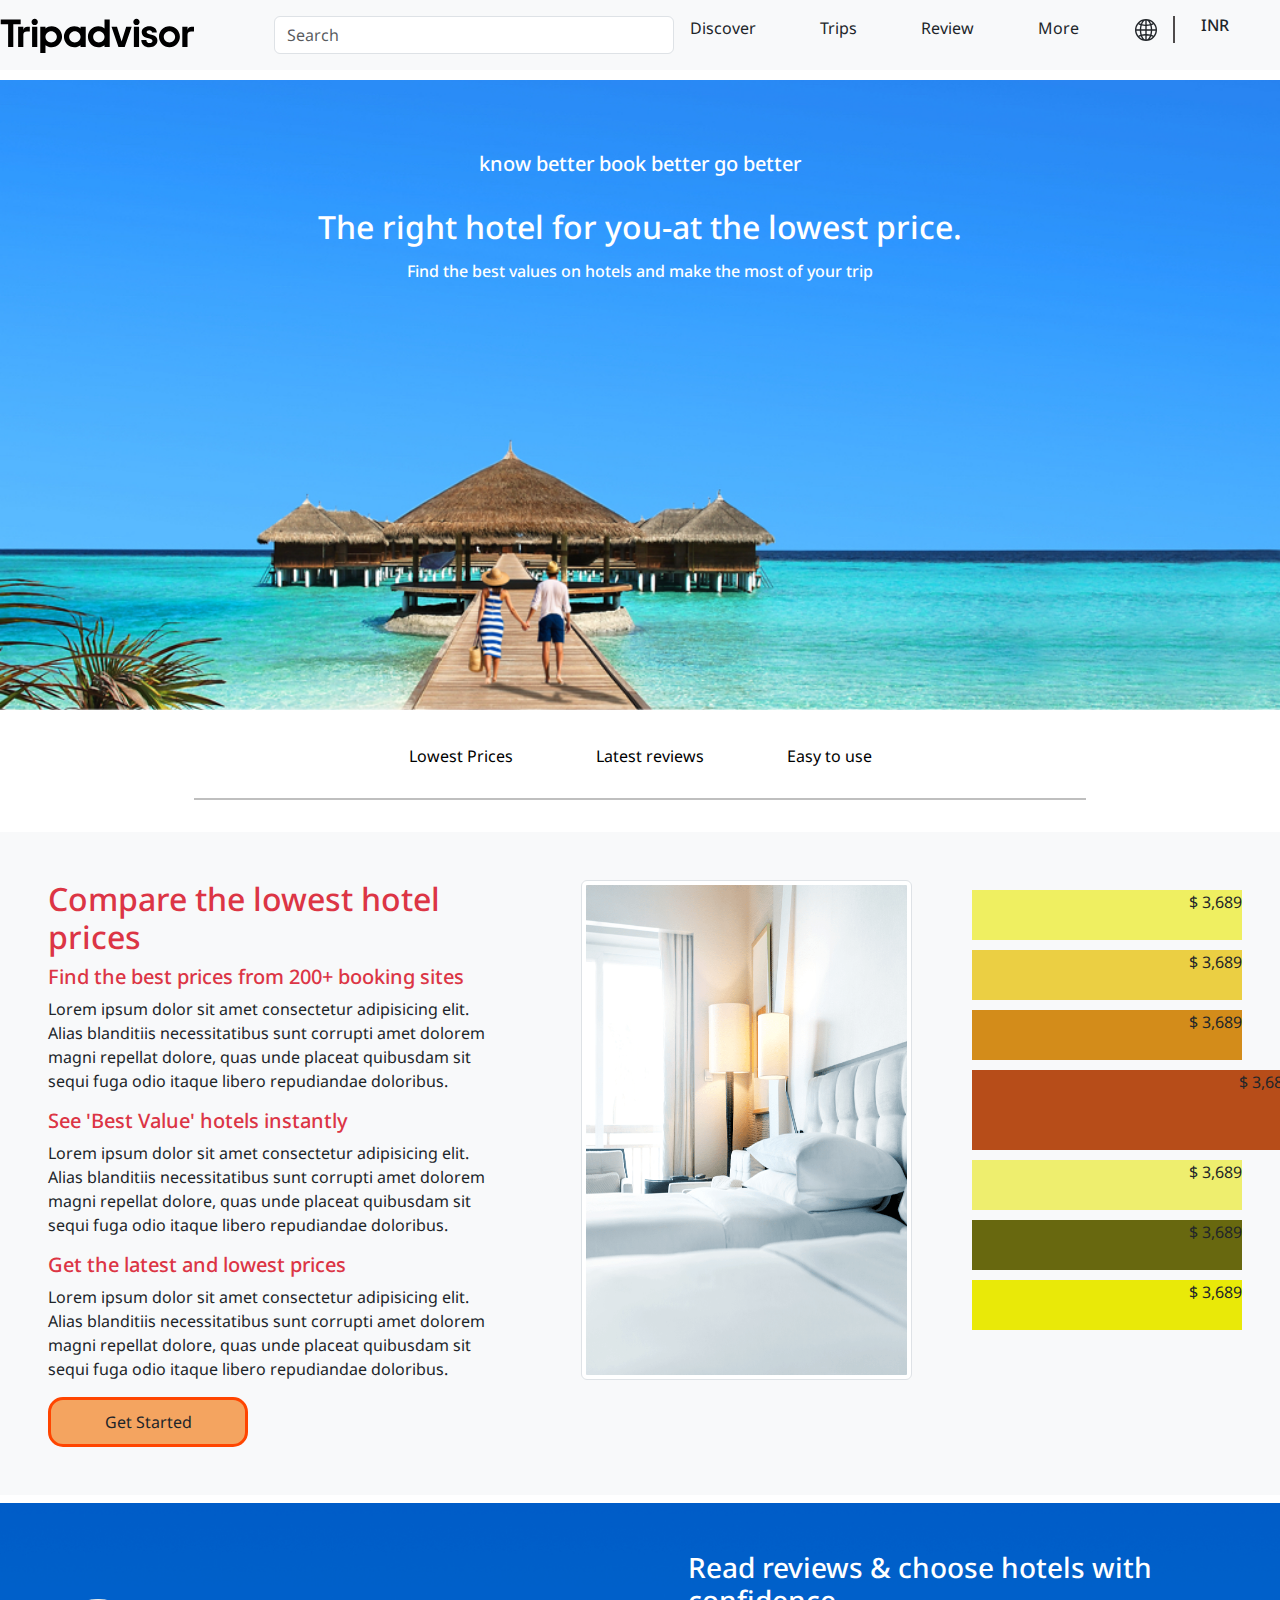
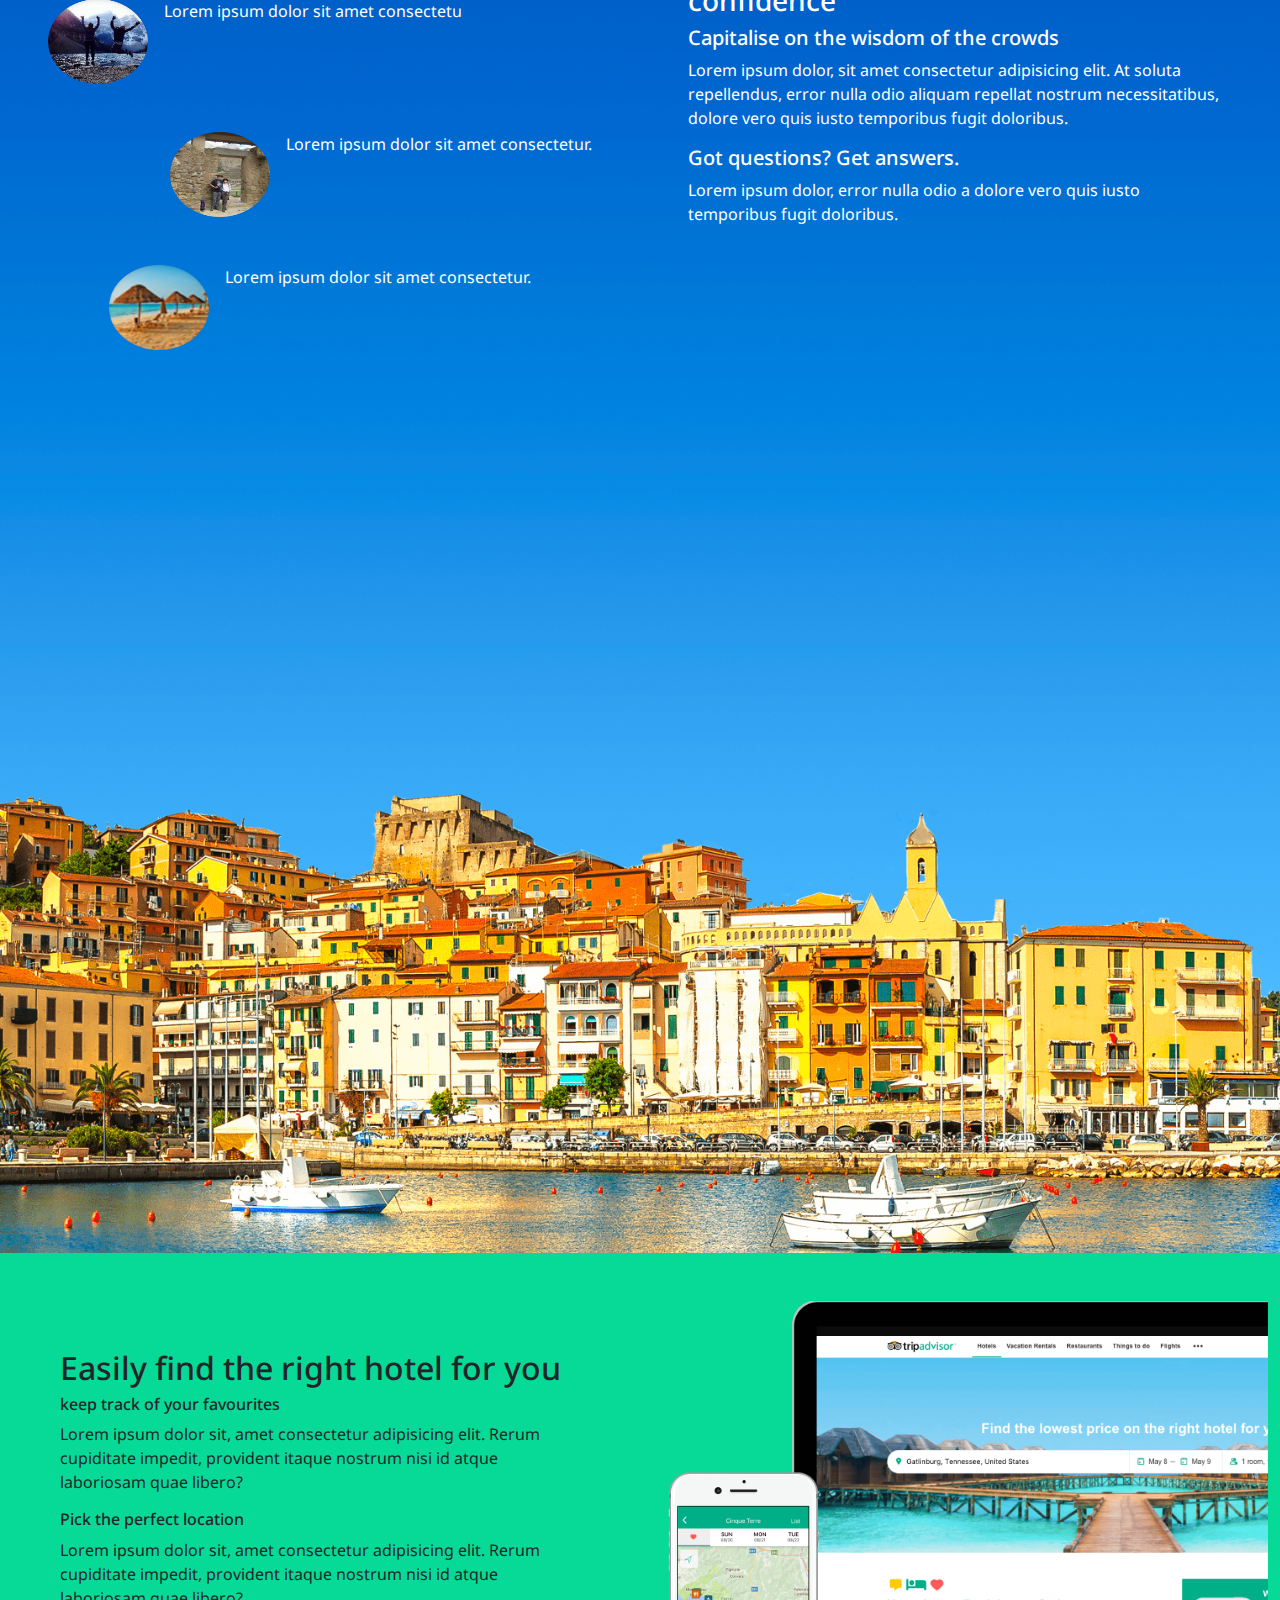
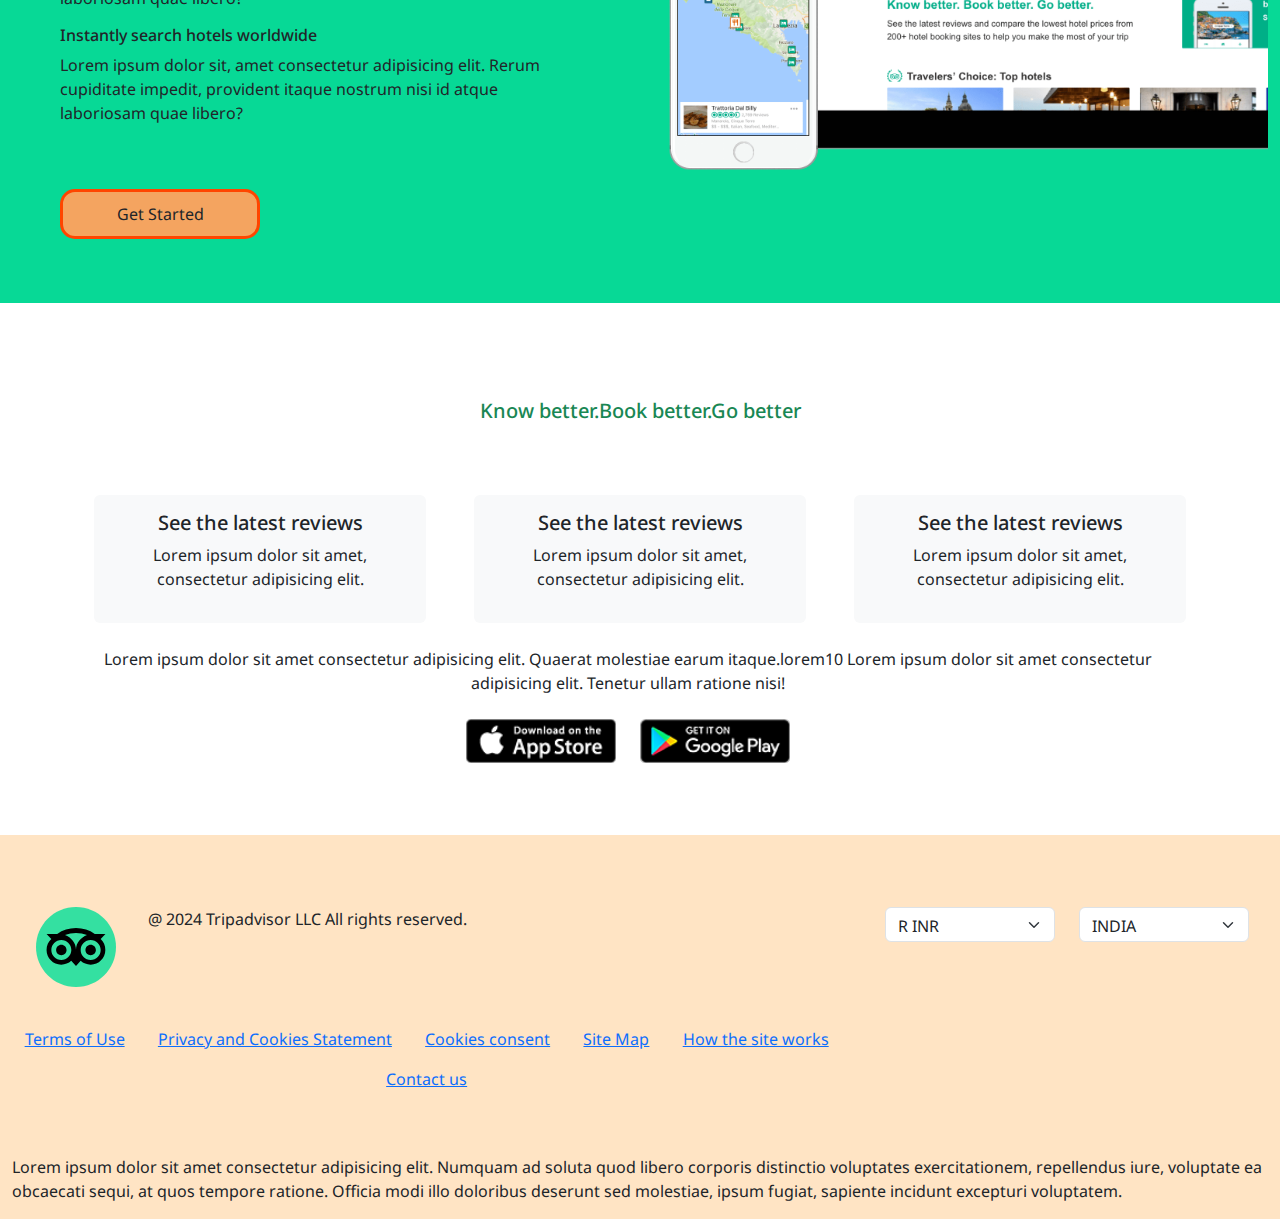
<file: index.html>
<!doctype html>
<html lang="en">
  <head>
    <meta charset="utf-8">
    <meta name="viewport" content="width=device-width, initial-scale=1">
    <title>Bootstrap demo</title>
    <link href="https://cdn.jsdelivr.net/npm/bootstrap@5.3.3/dist/css/bootstrap.min.css" rel="stylesheet" integrity="sha384-QWTKZyjpPEjISv5WaRU9OFeRpok6YctnYmDr5pNlyT2bRjXh0JMhjY6hW+ALEwIH" crossorigin="anonymous">
    <link rel="stylesheet" href="style.css">
  </head>
  <body>
   


  <!-- USING NAVBAR START HERE -->
  <div class="container mb-5">
    <div class="row py-3">
        <div class="col">
            <nav class="navbar fixed-top navbar-expand-xl navbar-light bg-light justify-content-center">
                <!-- <a href="#" class="navbar-brand text-white">YAHOO BABA</a> -->
                <div class="logo" style="margin-left: 7%;">
                  <img src="/images/log-one.svg" alt="" width="250" height="auto">
                </div>
                <button class="navbar-toggler mx-5" data-toggle="collapse" data-target="#mynavbar">
                    <span class="navbar-toggler-icon"></span>

                </button>
                <div class="collapse navbar-collapse" id="mynavbar">
                    
                <ul class="navbar-nav distance-left ">
                    <form class="form-inline pt-1 mt-1" action="">
                        <input type="search" class="form-control mr-sm-2 input-area" placeholder="Search">
                    </form>
                    <li class="nav-item"><a href="discover.html" class="nav-link text-dark ms-5 ps-5">Discover</a></li>
                    <li class="nav-item"><a href="trips.html" class="nav-link text-dark ms-5">Trips</a></li>
                    <li class="nav-item"><a href="review.html" class="nav-link text-dark ms-5">Review</a></li>
                    <li class="nav-item"><a href="addplace.html" class="nav-link text-dark ms-5">More</a></li>
                    <!-- <li class="nav-item"><a href="#" class="nav-link text-white">Blogs</a></li> -->
                    <div class="eart-icon my-2 mx-2 ms-5">
                      <i class="bi bi-globe2"></i>
                      <svg xmlns="http://www.w3.org/2000/svg" width="22" height="22" fill="currentColor" class="bi bi-globe2" viewBox="0 0 16 16">
                        <path d="M0 8a8 8 0 1 1 16 0A8 8 0 0 1 0 8m7.5-6.923c-.67.204-1.335.82-1.887 1.855q-.215.403-.395.872c.705.157 1.472.257 2.282.287zM4.249 3.539q.214-.577.481-1.078a7 7 0 0 1 .597-.933A7 7 0 0 0 3.051 3.05q.544.277 1.198.49zM3.509 7.5c.036-1.07.188-2.087.436-3.008a9 9 0 0 1-1.565-.667A6.96 6.96 0 0 0 1.018 7.5zm1.4-2.741a12.3 12.3 0 0 0-.4 2.741H7.5V5.091c-.91-.03-1.783-.145-2.591-.332M8.5 5.09V7.5h2.99a12.3 12.3 0 0 0-.399-2.741c-.808.187-1.681.301-2.591.332zM4.51 8.5c.035.987.176 1.914.399 2.741A13.6 13.6 0 0 1 7.5 10.91V8.5zm3.99 0v2.409c.91.03 1.783.145 2.591.332.223-.827.364-1.754.4-2.741zm-3.282 3.696q.18.469.395.872c.552 1.035 1.218 1.65 1.887 1.855V11.91c-.81.03-1.577.13-2.282.287zm.11 2.276a7 7 0 0 1-.598-.933 9 9 0 0 1-.481-1.079 8.4 8.4 0 0 0-1.198.49 7 7 0 0 0 2.276 1.522zm-1.383-2.964A13.4 13.4 0 0 1 3.508 8.5h-2.49a6.96 6.96 0 0 0 1.362 3.675c.47-.258.995-.482 1.565-.667m6.728 2.964a7 7 0 0 0 2.275-1.521 8.4 8.4 0 0 0-1.197-.49 9 9 0 0 1-.481 1.078 7 7 0 0 1-.597.933M8.5 11.909v3.014c.67-.204 1.335-.82 1.887-1.855q.216-.403.395-.872A12.6 12.6 0 0 0 8.5 11.91zm3.555-.401c.57.185 1.095.409 1.565.667A6.96 6.96 0 0 0 14.982 8.5h-2.49a13.4 13.4 0 0 1-.437 3.008M14.982 7.5a6.96 6.96 0 0 0-1.362-3.675c-.47.258-.995.482-1.565.667.248.92.4 1.938.437 3.008zM11.27 2.461q.266.502.482 1.078a8.4 8.4 0 0 0 1.196-.49 7 7 0 0 0-2.275-1.52c.218.283.418.597.597.932m-.488 1.343a8 8 0 0 0-.395-.872C9.835 1.897 9.17 1.282 8.5 1.077V4.09c.81-.03 1.577-.13 2.282-.287z"/>
                      </svg>
                    </div>
                    <div class="vertical-line my-2 mx-2"></div>
                    <h6 class="my-2 "><a href="#" class="text-decoration-none text-dark ms-2">INR</a></h6>
                    <button class="sign-button mx-5 ms-5 ">
                        <a href="#" class="text-decoration-none text-white">Sign in</a>
                    </button>
                </ul>
                

                </div>


            </nav>
        </div> 
    </div>
   </div>
   <!-- USING NAVBAR END HERE -->

<!-- USING HEADER START HERE -->
 <header>
  <div class="container-fluid bck-imgi">
    <div class="row">
      <div class="col-md">
    <h5 class="h5 text-white text-center p-4 mt-5">know better   book better  go better </h5>
      </div>
    </div>

    <div class="row">
      <div class="col-md">
        <h2 class="bold-head text-white text-center">The right hotel for you-at the lowest price.</h2>
      </div>
    </div>

    <div class="row">
      <div class="co-md">
        <h6 class="small-head text-white text-center p-2">Find the best values on hotels and make the most of your trip</h6>

      </div>
    </div>

 


  </div>
 </header>

<!-- USING HEADER END HERE -->



  <!-- USING CAPTION START HERE -->
  <caption>
    <div class="container my-4">
      <div class="row justify-content-center">
        <div class="col-md-6 bg-white">
          <nav class="nav justify-content-around">
            <a class="text-center" href="#home">Lowest Prices</a>
            <a class="text-center" href="#about">Latest reviews</a>
            <a class="text-center" href="#services">Easy to use</a>
            
        </nav>
        </div>
      </div>
      <hr class="responsive-line">
     </div>
  </caption>
  <!-- USING CAPTION END HERE -->

  <!-- USING SECTION-ONE START HERE -->
   <section>
    <div class="container-fluid py-2">
      <div class="row ">
        <div class="col-md-5 bg-light p-5">
          <h2 class="h2-head text-danger">Compare the lowest hotel prices</h2>
          <h5 class="h5-con text-danger">
            Find the best prices from 200+ booking sites
          </h5>
          <p class="para">
            Lorem ipsum dolor sit amet consectetur adipisicing elit. Alias blanditiis necessitatibus sunt corrupti amet dolorem magni repellat dolore, quas unde placeat quibusdam sit sequi fuga odio itaque libero repudiandae doloribus.
          </p>

          <h5 class="h5-con text-danger">
            See 'Best Value' hotels instantly
          </h5>

          <p class="para">
            Lorem ipsum dolor sit amet consectetur adipisicing elit. Alias blanditiis necessitatibus sunt corrupti amet dolorem magni repellat dolore, quas unde placeat quibusdam sit sequi fuga odio itaque libero repudiandae doloribus.
          </p>

          <h5 class="h5-con text-danger">
            Get the latest and lowest prices
          </h5>
          <p class="para">
            Lorem ipsum dolor sit amet consectetur adipisicing elit. Alias blanditiis necessitatibus sunt corrupti amet dolorem magni repellat dolore, quas unde placeat quibusdam sit sequi fuga odio itaque libero repudiandae doloribus.
          </p>

          <div class="row">
            <div class="col-md">
              <button class="for-btn"><a class="text-decoration-none text-dark" href="#">Get Started</a></button>
            </div>
           </div>

        
      </div>
      <div class="col-md-4 bg-light p-5 d-none d-lg-block">
        <div class="for-img text-end">
            <img class="img-thumbnail" src="/images/hotel_wide.png" alt="">
          </div>
      </div>


      <div class="col-md-3 bg-light pt-5">
        <div class="row">
          <div class="col d-none d-lg-block">
            <div class="seven-boxes-layer text-end justify-content-start">
              <div class="box-1"> $ 3,689</div>
              <div class="box-2"> $ 3,689</div>
              <div class="box-3"> $ 3,689</div>
              <div class="box-4"> $ 3,689</div>
              <div class="box-5"> $ 3,689</div>
              <div class="box-6"> $ 3,689</div>
              <div class="box-7"> $ 3,689</div>
            </div>
          </div>
        </div>
      </div>

    </div>
    </div>
   </section>
   
  <!-- USING SECTION-ONE END HERE -->




  <!-- USING SECTION-TWO START HERE -->
  <section>
    <div class="container-fluid sec-bck-imgi">
      <div class="row">
        <div class="col-md-6 p-5 mt-5">
          <div class="row gap-5">
            <div class="col-md-12">
              <div class=" d-flex justify-content-start">
                <img src="/images/review1.png" alt="" width="100" height="85">
                <div class="para ms-3 text-white">
                  <p>Lorem ipsum dolor sit amet consectetu</p>
                </div>
              </div>
            </div>

            <div class="col-md-12">
              <div class=" d-flex justify-content-end">
                <img src="/images/review2.png" alt="" width="100" height="85">
                <div class="para ms-3 text-white">
                  <p>
                    Lorem ipsum dolor sit amet consectetur.
                  </p>
                </div>
              </div>
            </div>


            <div class="col-md-12 d-none d-lg-block">
              <div class=" d-flex justify-content-center">
                <img src="/images/review3.png" alt="" width="100" height="85">
                <div class="para ms-3 text-white">
                  <p>
                    Lorem ipsum dolor sit amet consectetur.
                  </p>
                </div>
              </div>
            </div>
          </div>
        </div>


<!-- second column start here -->

        <div class="col-md-6 p-5">
          <div class="row">
            <div class="col">
              <div class="inner-frame">
                <h3 class="h3 head-con text-white">
                  Read reviews & choose hotels with <br>confidence
                </h3>

                <h5 class="head-cont text-white">
                  Capitalise on the wisdom of the crowds
                </h5>

                <p class="head-para text-white">
                  Lorem ipsum dolor, sit amet consectetur adipisicing elit. At soluta repellendus, error nulla odio aliquam repellat nostrum necessitatibus, dolore vero quis iusto temporibus fugit doloribus.
                </p>


                

                <h5 class="head-cont text-white">
                  Got questions? Get answers.
                </h5>

                <p class="head-para text-white">
                  Lorem ipsum dolor,  error nulla odio a dolore vero quis iusto temporibus fugit doloribus.
                </p>
              </div>
            </div>
          </div>

        </div>
        
      </div>
     
  
     </div>
  </section>
  <!-- USING SECTION-TWO END HERE -->


  <!-- USING SECTION-3 START HERE -->
   <section>
    <div class="container-fluid" style="background: rgb(7, 217, 150); height: auto;">
    <div class="row">
      <div class="col-md-6 mt-5 my-3">
        <div class="p-5 para-content">
          <h2 class="h2">
            Easily find the right hotel for you
          </h2>
  
          <h6 class="h6 small-cont">keep track of your favourites</h6>
          <p class="parag">
            Lorem ipsum dolor sit, amet consectetur adipisicing elit. Rerum cupiditate impedit, provident itaque nostrum nisi id atque laboriosam quae libero?
          </p>
  
          <h6 class="h6 small-cont">Pick the perfect location</h6>
          <p class="parag">
            Lorem ipsum dolor sit, amet consectetur adipisicing elit. Rerum cupiditate impedit, provident itaque nostrum nisi id atque laboriosam quae libero?
          </p>
  
          <h6 class="h6 small-cont">Instantly search hotels worldwide</h6>
          <p class="parag">
            Lorem ipsum dolor sit, amet consectetur adipisicing elit. Rerum cupiditate impedit, provident itaque nostrum nisi id atque laboriosam quae libero?
          </p>

          <div class="row">
            <div class="col-md">
              <button class="for-btn mt-5"><a class="text-decoration-none text-dark" href="#">Get Started</a></button>
            </div>
           </div>
        </div>
      </div>



<!-- second md column start here -->
      <div class="col-md-6 mt-5 my-3">
        <div class="text-end">
          <img src="/images/screen_optimized.png" width="600" height="600" class="img-fluid">
        </div>
      </div>
    </div>

    </div>
   </section>
  <!-- USING SECTION-3 END HERE -->




  <!-- USING SECTION-4 START HERE -->
   <section>
    <div class="container-fluid bg-white py-5">
      <div class="row">
        <div class="col-md-12 bg-white">
          <div class="container px-4">
            <h5 class="h5-head text-success text-center my-5">Know better.Book better.Go better</h5>
            <div class="row gx-5">
              <div class="col">
               <div class="p-3 bg-light my-4 rounded">
                <div class="justify-content-center">
                  <div class="text-center">
                    <h5 class="h5">See the latest reviews</h5>
                    <p class="para">
                      Lorem ipsum dolor sit amet, consectetur adipisicing elit.
                    </p>
                  </div>
                  
                </div>

               </div>
              </div>


              <div class="col">
                <div class="p-3 bg-light my-4 rounded">
                  <div class="text-center">
                    <h5 class="h5">See the latest reviews</h5>
                    <p class="para">
                      Lorem ipsum dolor sit amet, consectetur adipisicing elit.
                    </p>
                  </div>
                </div>
              </div>


              <div class="col">
                <div class="p-3 bg-light my-4 rounded">
                  <div class="text-center">
                    <h5 class="h5">See the latest reviews</h5>
                    <p class="para">
                      Lorem ipsum dolor sit amet, consectetur adipisicing elit.
                    </p>
                  </div>
                </div>
              </div>

              <div class="row">
                <div class="col-md-12 text-center">
                  Lorem ipsum dolor sit amet consectetur adipisicing elit. Quaerat molestiae earum itaque.lorem10
                  Lorem ipsum dolor sit amet consectetur adipisicing elit. Tenetur ullam ratione nisi!
                </div>
              </div>

              <div class="row">
                <div class="col-md-12">
                  <div class="d-flex flex-wrap gap-3 justify-content-center my-4">
                    <img src="/images/apple.png" width="150" height="80" class="img-fluid">
                    <img src="/images/android.png" width="150" height="80" class="img-fluid ms-2">

                  </div>
                </div>
              </div>


            </div>
          </div>

        </div>
      </div>

    </div>
   </section>

  <!-- USING SECTION-4 END HERE -->

  <!-- USING FOOTER START HERE -->
 <footer>
  <div class="container-fluid" style="background: bisque; height: auto;">
    <div class="row">
      <div class="col-md-8 my-5 bg-default">
        <div class="d-flex p-4 justify-content-start">
          <div class="logo-green">
            <img src="/images/Tripadvisor_logoset_solid_green.svg" width="80" height="80">
          </div>
          <div class="copyright-imgi ms-2">
            <p class="ms-4">@ 2024 Tripadvisor LLC All rights reserved.</p><br>
          </div>
        </div>

        <div class="row">
          <div class="col-md-12 p-3">
            <div class="d-flex flex-wrap gap-3 justify-content-around">
              <a href="#">Terms of Use</a>
              <a href="#">Privacy and Cookies Statement</a>
              <a href="#">Cookies consent</a>
              <a href="#">Site Map</a>
              <a href="#">How the site works</a>
              <a href="#">Contact us</a>
            </div>
          </div>
        </div>

      </div>


      <div class="col-md-4 my-5 bg-default">
        <div class="row">
          <div class="col-md">
            <div class="d-flex flex-wrap gap-4 justify-content-center mt-4">
              <select class="form-select form-select-one" aria-label="Default select example">
                <option selected>R INR</option>
                <option value="1">One</option>
                <option value="2">Two</option>
                <option value="3">Three</option>
              </select>
  
  
              <select class="form-select form-select-one" aria-label="Default select example">
                <option selected>INDIA</option>
                <option value="1">One</option>
                <option value="2">Two</option>
                <option value="3">Three</option>
              </select>
            </div>
        
            
          </div>
        </div>
      </div>
    </div>

    <div class="row">
      <div class="col-md-12">
        <p>Lorem ipsum dolor sit amet consectetur adipisicing elit. Numquam ad soluta quod libero corporis distinctio voluptates exercitationem, repellendus iure, voluptate ea obcaecati sequi, at quos tempore ratione. Officia modi illo doloribus deserunt sed molestiae, ipsum fugiat, sapiente incidunt excepturi voluptatem.</p>
      </div>
    </div>
 

   </div>
 </footer>
  <!-- USING FOOTER END HERE -->
    
    <script src="https://cdn.jsdelivr.net/npm/bootstrap@5.3.3/dist/js/bootstrap.bundle.min.js" integrity="sha384-YvpcrYf0tY3lHB60NNkmXc5s9fDVZLESaAA55NDzOxhy9GkcIdslK1eN7N6jIeHz" crossorigin="anonymous"></script>
  </body>
</html>
</file>
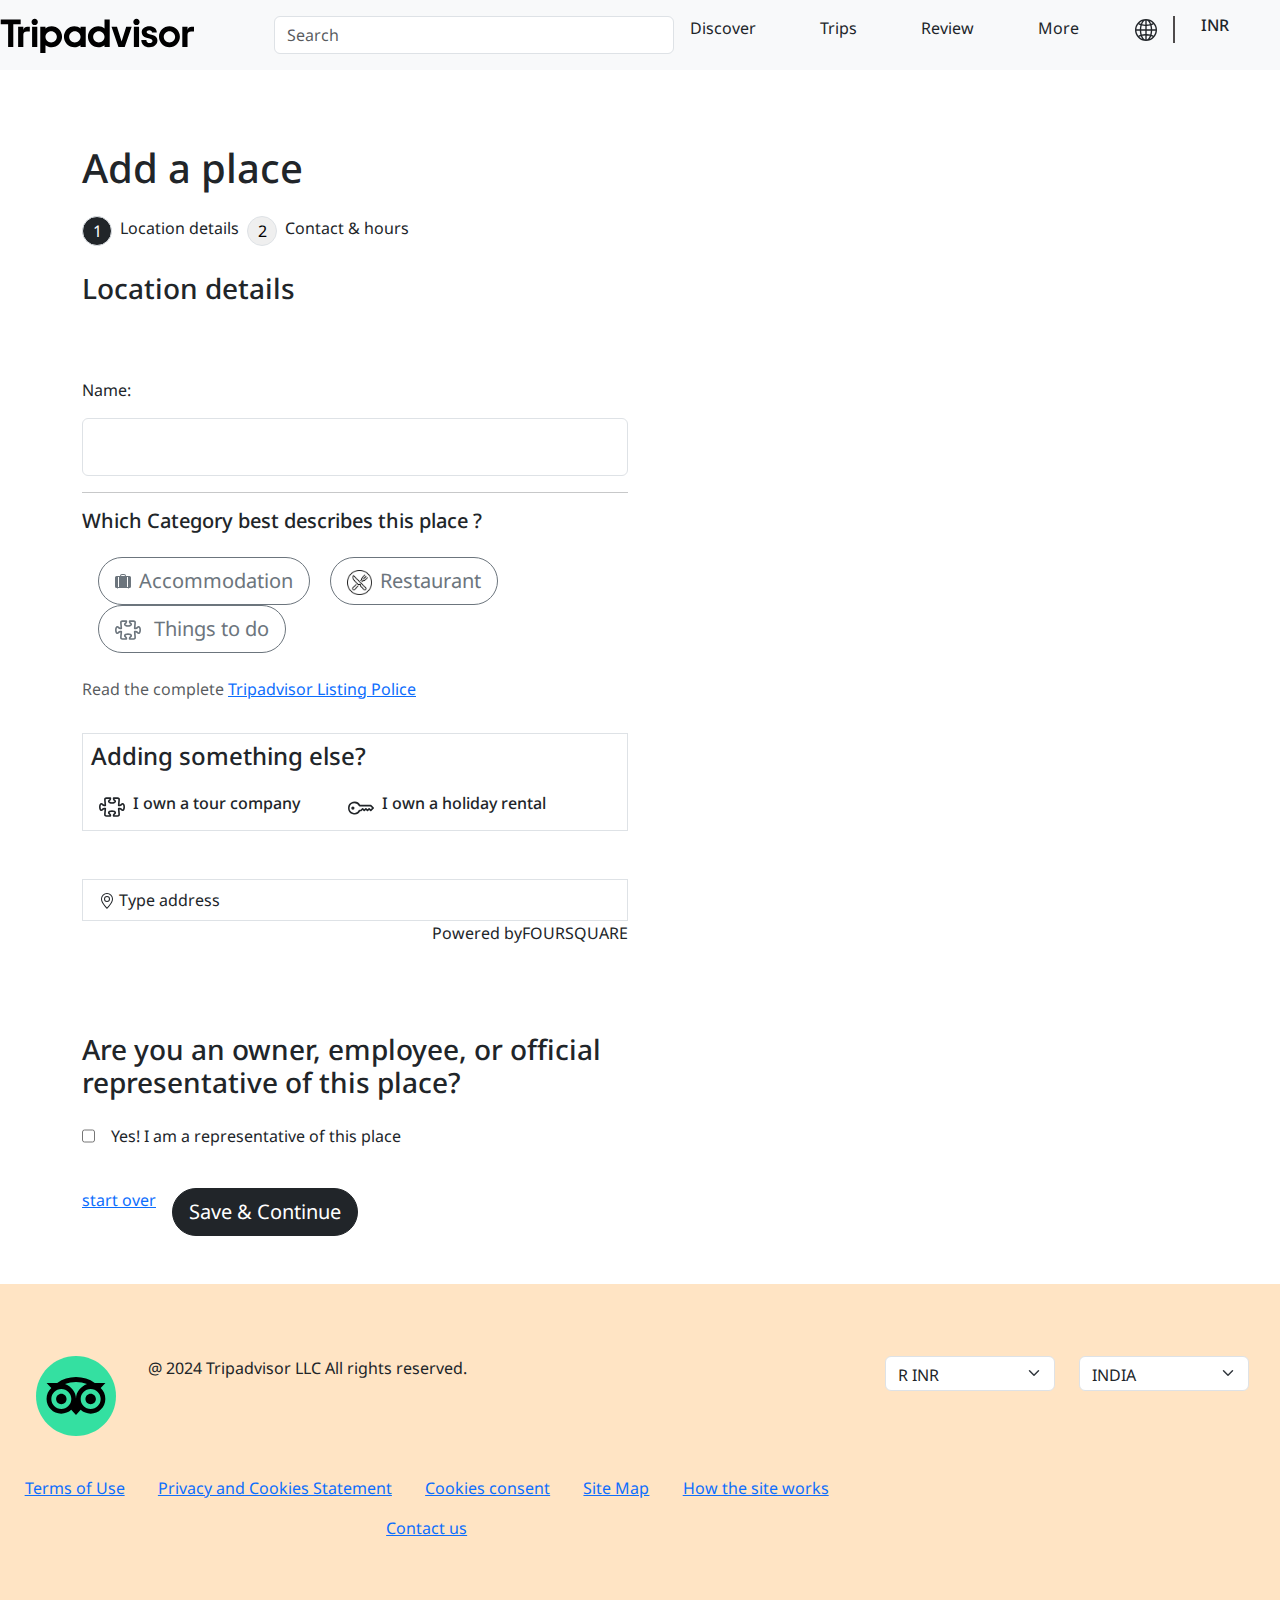
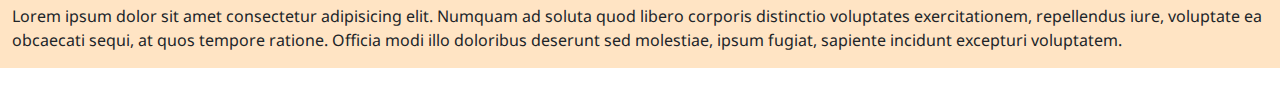
<file: addplace.html>
<!doctype html>
<html lang="en">
  <head>
    <meta charset="utf-8">
    <meta name="viewport" content="width=device-width, initial-scale=1">
    <title>Bootstrap demo</title>
    <link href="https://cdn.jsdelivr.net/npm/bootstrap@5.3.3/dist/css/bootstrap.min.css" rel="stylesheet" integrity="sha384-QWTKZyjpPEjISv5WaRU9OFeRpok6YctnYmDr5pNlyT2bRjXh0JMhjY6hW+ALEwIH" crossorigin="anonymous">
    <link rel="stylesheet" href="style.css">
    <script src="/javascript/first.js"></script>
  </head>
  <body>
    <!-- USING NAVBAR START HERE -->
  <div class="container mb-5">
    <div class="row py-3">
        <div class="col">
            <nav class="navbar fixed-top navbar-expand-xl navbar-light bg-light justify-content-center">
                <!-- <a href="#" class="navbar-brand text-white">YAHOO BABA</a> -->
                <div class="logo" style="margin-left: 7%;">
                  <img src="/images/log-one.svg" alt="" width="250" height="auto">
                </div>
                <button class="navbar-toggler mx-5" data-toggle="collapse" data-target="#mynavbar">
                    <span class="navbar-toggler-icon"></span>

                </button>
                <div class="collapse navbar-collapse" id="mynavbar">
                    
                <ul class="navbar-nav distance-left ">
                    <form class="form-inline pt-1 mt-1" action="">
                        <input type="search" class="form-control mr-sm-2 input-area" placeholder="Search">
                    </form>
                    <li class="nav-item"><a href="discover.html" class="nav-link text-dark ms-5 ps-5">Discover</a></li>
                    <li class="nav-item"><a href="trips.html" class="nav-link text-dark ms-5">Trips</a></li>
                    <li class="nav-item"><a href="review.html" class="nav-link text-dark ms-5">Review</a></li>
                    <li class="nav-item"><a href="travelstories.html" class="nav-link text-dark ms-5">More</a></li>
                    <!-- <li class="nav-item"><a href="#" class="nav-link text-white">Blogs</a></li> -->
                    <div class="eart-icon my-2 mx-2 ms-5">
                      <i class="bi bi-globe2"></i>
                      <svg xmlns="http://www.w3.org/2000/svg" width="22" height="22" fill="currentColor" class="bi bi-globe2" viewBox="0 0 16 16">
                        <path d="M0 8a8 8 0 1 1 16 0A8 8 0 0 1 0 8m7.5-6.923c-.67.204-1.335.82-1.887 1.855q-.215.403-.395.872c.705.157 1.472.257 2.282.287zM4.249 3.539q.214-.577.481-1.078a7 7 0 0 1 .597-.933A7 7 0 0 0 3.051 3.05q.544.277 1.198.49zM3.509 7.5c.036-1.07.188-2.087.436-3.008a9 9 0 0 1-1.565-.667A6.96 6.96 0 0 0 1.018 7.5zm1.4-2.741a12.3 12.3 0 0 0-.4 2.741H7.5V5.091c-.91-.03-1.783-.145-2.591-.332M8.5 5.09V7.5h2.99a12.3 12.3 0 0 0-.399-2.741c-.808.187-1.681.301-2.591.332zM4.51 8.5c.035.987.176 1.914.399 2.741A13.6 13.6 0 0 1 7.5 10.91V8.5zm3.99 0v2.409c.91.03 1.783.145 2.591.332.223-.827.364-1.754.4-2.741zm-3.282 3.696q.18.469.395.872c.552 1.035 1.218 1.65 1.887 1.855V11.91c-.81.03-1.577.13-2.282.287zm.11 2.276a7 7 0 0 1-.598-.933 9 9 0 0 1-.481-1.079 8.4 8.4 0 0 0-1.198.49 7 7 0 0 0 2.276 1.522zm-1.383-2.964A13.4 13.4 0 0 1 3.508 8.5h-2.49a6.96 6.96 0 0 0 1.362 3.675c.47-.258.995-.482 1.565-.667m6.728 2.964a7 7 0 0 0 2.275-1.521 8.4 8.4 0 0 0-1.197-.49 9 9 0 0 1-.481 1.078 7 7 0 0 1-.597.933M8.5 11.909v3.014c.67-.204 1.335-.82 1.887-1.855q.216-.403.395-.872A12.6 12.6 0 0 0 8.5 11.91zm3.555-.401c.57.185 1.095.409 1.565.667A6.96 6.96 0 0 0 14.982 8.5h-2.49a13.4 13.4 0 0 1-.437 3.008M14.982 7.5a6.96 6.96 0 0 0-1.362-3.675c-.47.258-.995.482-1.565.667.248.92.4 1.938.437 3.008zM11.27 2.461q.266.502.482 1.078a8.4 8.4 0 0 0 1.196-.49 7 7 0 0 0-2.275-1.52c.218.283.418.597.597.932m-.488 1.343a8 8 0 0 0-.395-.872C9.835 1.897 9.17 1.282 8.5 1.077V4.09c.81-.03 1.577-.13 2.282-.287z"/>
                      </svg>
                    </div>
                    <div class="vertical-line my-2 mx-2"></div>
                    <h6 class="my-2 "><a href="#" class="text-decoration-none text-dark ms-2">INR</a></h6>
                    <button class="sign-button mx-5 ms-5 ">
                        <a href="#" class="text-decoration-none text-white">Sign in</a>
                    </button>
                </ul>
                

                </div>


            </nav>
        </div> 
    </div>
   </div>
   <!-- USING NAVBAR END HERE -->


   <!-- USING HEADER START HERE -->
    <header class="mt-5 pt-3">
        <div class="container">
            <div class="row">
                <div class="col-md-6 bg-default py-5">
                    <h1 class="top-heading">Add a place</h1>
                    <div class="d-flex mt-4 mb-3">
                        <button class="div-circle border border-1 rounded-pill bg-dark text-white" style="width: 30px; height: 30px;">1</button>
                        <p class="ms-2">Location details</p>

                        <button class="div-circle border border-1 rounded-pill ms-2" style="width: 30px; height: 30px;"">2</button>
                        <p class="ms-2">Contact & hours</p>
                    </div>

                    <div class="h3-head">
                        <h3>Location details</h3>
                    </div>
                </div>
                <div class="col-md-6 bg-default"></div>
            </div>



            <!-- second row start here -->
             <div class="row">
                <div class="col-md-6 mt-3 mb-3">
                    <form action="ghb">
                        <label for="f">Name:</label><br>
                        <input class="w-100 h-auto border border-muted py-3 mt-3 rounded" type="text" id="name" name="fn" value="" >
                    </form>

                    <hr>

                    <p class="h5 mt-3">Which Category best describes this place ?</p>


                    <div class="mt-4 gap-3 gy-3">
                        <button class="btn btn-outline-secondary btn-lg rounded-pill ms-3"><span class="icon-symbol me-2"><i class="bi bi-suitcase-lg-fill"></i><svg xmlns="http://www.w3.org/2000/svg" width="16" height="16" fill="currentColor" class="bi bi-suitcase-lg-fill" viewBox="0 0 16 16">
                            <path d="M7 0a2 2 0 0 0-2 2H1.5A1.5 1.5 0 0 0 0 3.5v9A1.5 1.5 0 0 0 1.5 14H2a.5.5 0 0 0 1 0h10a.5.5 0 0 0 1 0h.5a1.5 1.5 0 0 0 1.5-1.5v-9A1.5 1.5 0 0 0 14.5 2H11a2 2 0 0 0-2-2zM6 2a1 1 0 0 1 1-1h2a1 1 0 0 1 1 1zM3 13V3h1v10zm9 0V3h1v10z"/>
                          </svg></span>Accommodation</button>



                        <button class="btn btn-outline-secondary btn-lg rounded-pill ms-3"> <span class="icon-symbol me-2"><img src="/images/Restaurant-Logo.png" width="25" height="25"></span>Restaurant</button>



                        <button class="btn btn-outline-secondary btn-lg rounded-pill ms-3"> <span class="icon-symbol me-2">
                            <i class="bi bi-puzzle"></i>
                            <svg xmlns="http://www.w3.org/2000/svg" width="26" height="26" fill="currentColor" class="bi bi-puzzle" viewBox="0 0 16 16">
                            <path d="M3.112 3.645A1.5 1.5 0 0 1 4.605 2H7a.5.5 0 0 1 .5.5v.382c0 .696-.497 1.182-.872 1.469a.5.5 0 0 0-.115.118l-.012.025L6.5 4.5v.003l.003.01q.005.015.036.053a.9.9 0 0 0 .27.194C7.09 4.9 7.51 5 8 5c.492 0 .912-.1 1.19-.24a.9.9 0 0 0 .271-.194.2.2 0 0 0 .039-.063v-.009l-.012-.025a.5.5 0 0 0-.115-.118c-.375-.287-.872-.773-.872-1.469V2.5A.5.5 0 0 1 9 2h2.395a1.5 1.5 0 0 1 1.493 1.645L12.645 6.5h.237c.195 0 .42-.147.675-.48.21-.274.528-.52.943-.52.568 0 .947.447 1.154.862C15.877 6.807 16 7.387 16 8s-.123 1.193-.346 1.638c-.207.415-.586.862-1.154.862-.415 0-.733-.246-.943-.52-.255-.333-.48-.48-.675-.48h-.237l.243 2.855A1.5 1.5 0 0 1 11.395 14H9a.5.5 0 0 1-.5-.5v-.382c0-.696.497-1.182.872-1.469a.5.5 0 0 0 .115-.118l.012-.025.001-.006v-.003a.2.2 0 0 0-.039-.064.9.9 0 0 0-.27-.193C8.91 11.1 8.49 11 8 11s-.912.1-1.19.24a.9.9 0 0 0-.271.194.2.2 0 0 0-.039.063v.003l.001.006.012.025c.016.027.05.068.115.118.375.287.872.773.872 1.469v.382a.5.5 0 0 1-.5.5H4.605a1.5 1.5 0 0 1-1.493-1.645L3.356 9.5h-.238c-.195 0-.42.147-.675.48-.21.274-.528.52-.943.52-.568 0-.947-.447-1.154-.862C.123 9.193 0 8.613 0 8s.123-1.193.346-1.638C.553 5.947.932 5.5 1.5 5.5c.415 0 .733.246.943.52.255.333.48.48.675.48h.238zM4.605 3a.5.5 0 0 0-.498.55l.001.007.29 3.4A.5.5 0 0 1 3.9 7.5h-.782c-.696 0-1.182-.497-1.469-.872a.5.5 0 0 0-.118-.115l-.025-.012L1.5 6.5h-.003a.2.2 0 0 0-.064.039.9.9 0 0 0-.193.27C1.1 7.09 1 7.51 1 8s.1.912.24 1.19c.07.14.14.225.194.271a.2.2 0 0 0 .063.039H1.5l.006-.001.025-.012a.5.5 0 0 0 .118-.115c.287-.375.773-.872 1.469-.872H3.9a.5.5 0 0 1 .498.542l-.29 3.408a.5.5 0 0 0 .497.55h1.878c-.048-.166-.195-.352-.463-.557-.274-.21-.52-.528-.52-.943 0-.568.447-.947.862-1.154C6.807 10.123 7.387 10 8 10s1.193.123 1.638.346c.415.207.862.586.862 1.154 0 .415-.246.733-.52.943-.268.205-.415.39-.463.557h1.878a.5.5 0 0 0 .498-.55l-.001-.007-.29-3.4A.5.5 0 0 1 12.1 8.5h.782c.696 0 1.182.497 1.469.872.05.065.091.099.118.115l.025.012.006.001h.003a.2.2 0 0 0 .064-.039.9.9 0 0 0 .193-.27c.14-.28.24-.7.24-1.191s-.1-.912-.24-1.19a.9.9 0 0 0-.194-.271.2.2 0 0 0-.063-.039H14.5l-.006.001-.025.012a.5.5 0 0 0-.118.115c-.287.375-.773.872-1.469.872H12.1a.5.5 0 0 1-.498-.543l.29-3.407a.5.5 0 0 0-.497-.55H9.517c.048.166.195.352.463.557.274.21.52.528.52.943 0 .568-.447.947-.862 1.154C9.193 5.877 8.613 6 8 6s-1.193-.123-1.638-.346C5.947 5.447 5.5 5.068 5.5 4.5c0-.415.246-.733.52-.943.268-.205.415-.39.463-.557z"/>
                          </svg></span>
                          Things to do</button>

                    </div>

                    <div class="mt-4 text-muted">
                        <p>Read the complete <a href="#">Tripadvisor Listing Police</a></p>
                    </div>
                </div>
             </div>
             <!-- second row end here -->


             <!-- second row start here -->
              <div class="row">
                <div class="col-md-6">
                    
                    <div class="border border-muted p-2" style="--bs-border-opacity: .5;">
                        <h4 class="headi">Adding something else?</h4>
                        <div class="d-flex me-auto mt-4 me-2 ms-2">
                            <i class="bi bi-puzzle"></i>
                            <svg xmlns="http://www.w3.org/2000/svg" width="26" height="26" fill="currentColor" class="bi bi-puzzle" viewBox="0 0 16 16">
                            <path d="M3.112 3.645A1.5 1.5 0 0 1 4.605 2H7a.5.5 0 0 1 .5.5v.382c0 .696-.497 1.182-.872 1.469a.5.5 0 0 0-.115.118l-.012.025L6.5 4.5v.003l.003.01q.005.015.036.053a.9.9 0 0 0 .27.194C7.09 4.9 7.51 5 8 5c.492 0 .912-.1 1.19-.24a.9.9 0 0 0 .271-.194.2.2 0 0 0 .039-.063v-.009l-.012-.025a.5.5 0 0 0-.115-.118c-.375-.287-.872-.773-.872-1.469V2.5A.5.5 0 0 1 9 2h2.395a1.5 1.5 0 0 1 1.493 1.645L12.645 6.5h.237c.195 0 .42-.147.675-.48.21-.274.528-.52.943-.52.568 0 .947.447 1.154.862C15.877 6.807 16 7.387 16 8s-.123 1.193-.346 1.638c-.207.415-.586.862-1.154.862-.415 0-.733-.246-.943-.52-.255-.333-.48-.48-.675-.48h-.237l.243 2.855A1.5 1.5 0 0 1 11.395 14H9a.5.5 0 0 1-.5-.5v-.382c0-.696.497-1.182.872-1.469a.5.5 0 0 0 .115-.118l.012-.025.001-.006v-.003a.2.2 0 0 0-.039-.064.9.9 0 0 0-.27-.193C8.91 11.1 8.49 11 8 11s-.912.1-1.19.24a.9.9 0 0 0-.271.194.2.2 0 0 0-.039.063v.003l.001.006.012.025c.016.027.05.068.115.118.375.287.872.773.872 1.469v.382a.5.5 0 0 1-.5.5H4.605a1.5 1.5 0 0 1-1.493-1.645L3.356 9.5h-.238c-.195 0-.42.147-.675.48-.21.274-.528.52-.943.52-.568 0-.947-.447-1.154-.862C.123 9.193 0 8.613 0 8s.123-1.193.346-1.638C.553 5.947.932 5.5 1.5 5.5c.415 0 .733.246.943.52.255.333.48.48.675.48h.238zM4.605 3a.5.5 0 0 0-.498.55l.001.007.29 3.4A.5.5 0 0 1 3.9 7.5h-.782c-.696 0-1.182-.497-1.469-.872a.5.5 0 0 0-.118-.115l-.025-.012L1.5 6.5h-.003a.2.2 0 0 0-.064.039.9.9 0 0 0-.193.27C1.1 7.09 1 7.51 1 8s.1.912.24 1.19c.07.14.14.225.194.271a.2.2 0 0 0 .063.039H1.5l.006-.001.025-.012a.5.5 0 0 0 .118-.115c.287-.375.773-.872 1.469-.872H3.9a.5.5 0 0 1 .498.542l-.29 3.408a.5.5 0 0 0 .497.55h1.878c-.048-.166-.195-.352-.463-.557-.274-.21-.52-.528-.52-.943 0-.568.447-.947.862-1.154C6.807 10.123 7.387 10 8 10s1.193.123 1.638.346c.415.207.862.586.862 1.154 0 .415-.246.733-.52.943-.268.205-.415.39-.463.557h1.878a.5.5 0 0 0 .498-.55l-.001-.007-.29-3.4A.5.5 0 0 1 12.1 8.5h.782c.696 0 1.182.497 1.469.872.05.065.091.099.118.115l.025.012.006.001h.003a.2.2 0 0 0 .064-.039.9.9 0 0 0 .193-.27c.14-.28.24-.7.24-1.191s-.1-.912-.24-1.19a.9.9 0 0 0-.194-.271.2.2 0 0 0-.063-.039H14.5l-.006.001-.025.012a.5.5 0 0 0-.118.115c-.287.375-.773.872-1.469.872H12.1a.5.5 0 0 1-.498-.543l.29-3.407a.5.5 0 0 0-.497-.55H9.517c.048.166.195.352.463.557.274.21.52.528.52.943 0 .568-.447.947-.862 1.154C9.193 5.877 8.613 6 8 6s-1.193-.123-1.638-.346C5.947 5.447 5.5 5.068 5.5 4.5c0-.415.246-.733.52-.943.268-.205.415-.39.463-.557z"/>
                          </svg></span>
                            <h6 class="ms-2">I own a tour company</h6>


                            <span class="ms-5"><i class="bi bi-key"></i>
                                <svg xmlns="http://www.w3.org/2000/svg" width="26" height="26" fill="currentColor" class="bi bi-key" viewBox="0 0 16 16">
                                    <path d="M0 8a4 4 0 0 1 7.465-2H14a.5.5 0 0 1 .354.146l1.5 1.5a.5.5 0 0 1 0 .708l-1.5 1.5a.5.5 0 0 1-.708 0L13 9.207l-.646.647a.5.5 0 0 1-.708 0L11 9.207l-.646.647a.5.5 0 0 1-.708 0L9 9.207l-.646.647A.5.5 0 0 1 8 10h-.535A4 4 0 0 1 0 8m4-3a3 3 0 1 0 2.712 4.285A.5.5 0 0 1 7.163 9h.63l.853-.854a.5.5 0 0 1 .708 0l.646.647.646-.647a.5.5 0 0 1 .708 0l.646.647.646-.647a.5.5 0 0 1 .708 0l.646.647.793-.793-1-1h-6.63a.5.5 0 0 1-.451-.285A3 3 0 0 0 4 5"/>
                                    <path d="M4 8a1 1 0 1 1-2 0 1 1 0 0 1 2 0"/>
                                  </svg>
                            </span>

                            <h6 class="ms-2">I own a holiday rental</h6>

                        </div>

                    </div>
                </div>
              </div>
             <!-- second row end here -->


             <!-- third row start here -->
          



              <div class="row mt-5 my-4">
                <div class="col-md-6">
                    <div class="border border-muted p-2" style="--bs-border-opacity: .5;">
                        <span class="ms-2">
                            <i class="bi bi-geo-alt"></i>
                            <svg xmlns="http://www.w3.org/2000/svg" width="16" height="16" fill="currentColor" class="bi bi-geo-alt" viewBox="0 0 16 16">
                                <path d="M12.166 8.94c-.524 1.062-1.234 2.12-1.96 3.07A32 32 0 0 1 8 14.58a32 32 0 0 1-2.206-2.57c-.726-.95-1.436-2.008-1.96-3.07C3.304 7.867 3 6.862 3 6a5 5 0 0 1 10 0c0 .862-.305 1.867-.834 2.94M8 16s6-5.686 6-10A6 6 0 0 0 2 6c0 4.314 6 10 6 10"/>
                                <path d="M8 8a2 2 0 1 1 0-4 2 2 0 0 1 0 4m0 1a3 3 0 1 0 0-6 3 3 0 0 0 0 6"/>
                              </svg>
                        </span> Type address
                    </div>

                    <div class="text-end">
                        <p>Powered by<span>FOURSQUARE</span></p>
                    </div>
                </div>
              </div>
              <!-- third row end here -->


             <div class="row">
                <div class="col-md-6 mt-5 my-4">
                    <h3>Are you an owner, employee, or official <br>
                    representative of this place?</h3>

                   <div class="d-flex">
                    <input class="" type="checkbox" id="checkbox" value="" >
                    <p class="ms-3 mt-3">Yes! I am a representative of this place </p>
                   </div>
                </div>
             </div>


               <!-- fourth row start here -->


             <div class="row">
                <div class="col-md-6">
                    <div class="d-flex">
                        <div class="anc-link">
                            <a href="#">start over</a>
                        </div>

                        <div class="butn-struct ms-3">
                            <input class="btn btn-dark btn-lg rounded-pill" type="submit" value="Save & Continue">
                        </div>
                    </div>
                </div>

             </div>

               <!-- fourth row end here -->



        </div>
    </header>
   <!-- USING HEADER END HERE -->



   
   <!-- USING FOOTER START HERE -->
   <footer class="mt-5 my-4">
    <div class="container-fluid" style="background: bisque; height: auto;">
      <div class="row">
        <div class="col-md-8 my-5 bg-default">
          <div class="d-flex p-4 justify-content-start">
            <div class="logo-green">
              <img src="/images/Tripadvisor_logoset_solid_green.svg" width="80" height="80">
            </div>
            <div class="copyright-imgi ms-2">
              <p class="ms-4">@ 2024 Tripadvisor LLC All rights reserved.</p><br>
            </div>
          </div>
  
          <div class="row">
            <div class="col-md-12 p-3">
              <div class="d-flex flex-wrap gap-3 justify-content-around">
                <a href="#">Terms of Use</a>
                <a href="#">Privacy and Cookies Statement</a>
                <a href="#">Cookies consent</a>
                <a href="#">Site Map</a>
                <a href="#">How the site works</a>
                <a href="#">Contact us</a>
              </div>
            </div>
          </div>
  
        </div>
  
  
        <div class="col-md-4 my-5 bg-default">
          <div class="row">
            <div class="col-md">
              <div class="d-flex flex-wrap gap-4 justify-content-center mt-4">
                <select class="form-select form-select-one" aria-label="Default select example">
                  <option selected>R INR</option>
                  <option value="1">One</option>
                  <option value="2">Two</option>
                  <option value="3">Three</option>
                </select>
    
    
                <select class="form-select form-select-one" aria-label="Default select example">
                  <option selected>INDIA</option>
                  <option value="1">One</option>
                  <option value="2">Two</option>
                  <option value="3">Three</option>
                </select>
              </div>
          
              
            </div>
          </div>
        </div>
      </div>
  
      <div class="row">
        <div class="col-md-12">
          <p>Lorem ipsum dolor sit amet consectetur adipisicing elit. Numquam ad soluta quod libero corporis distinctio voluptates exercitationem, repellendus iure, voluptate ea obcaecati sequi, at quos tempore ratione. Officia modi illo doloribus deserunt sed molestiae, ipsum fugiat, sapiente incidunt excepturi voluptatem.</p>
        </div>
      </div>
   
  
     </div>
   </footer>
   <!-- USING FOOTER END HERE -->


   
   <!-- USING HEADER START HERE -->
   <!-- USING HEADER END HERE -->

   
   <!-- USING HEADER START HERE -->
   <!-- USING HEADER END HERE -->
    
    <script src="https://cdn.jsdelivr.net/npm/bootstrap@5.3.3/dist/js/bootstrap.bundle.min.js" integrity="sha384-YvpcrYf0tY3lHB60NNkmXc5s9fDVZLESaAA55NDzOxhy9GkcIdslK1eN7N6jIeHz" crossorigin="anonymous"></script>
  </body>
</html>
</file>
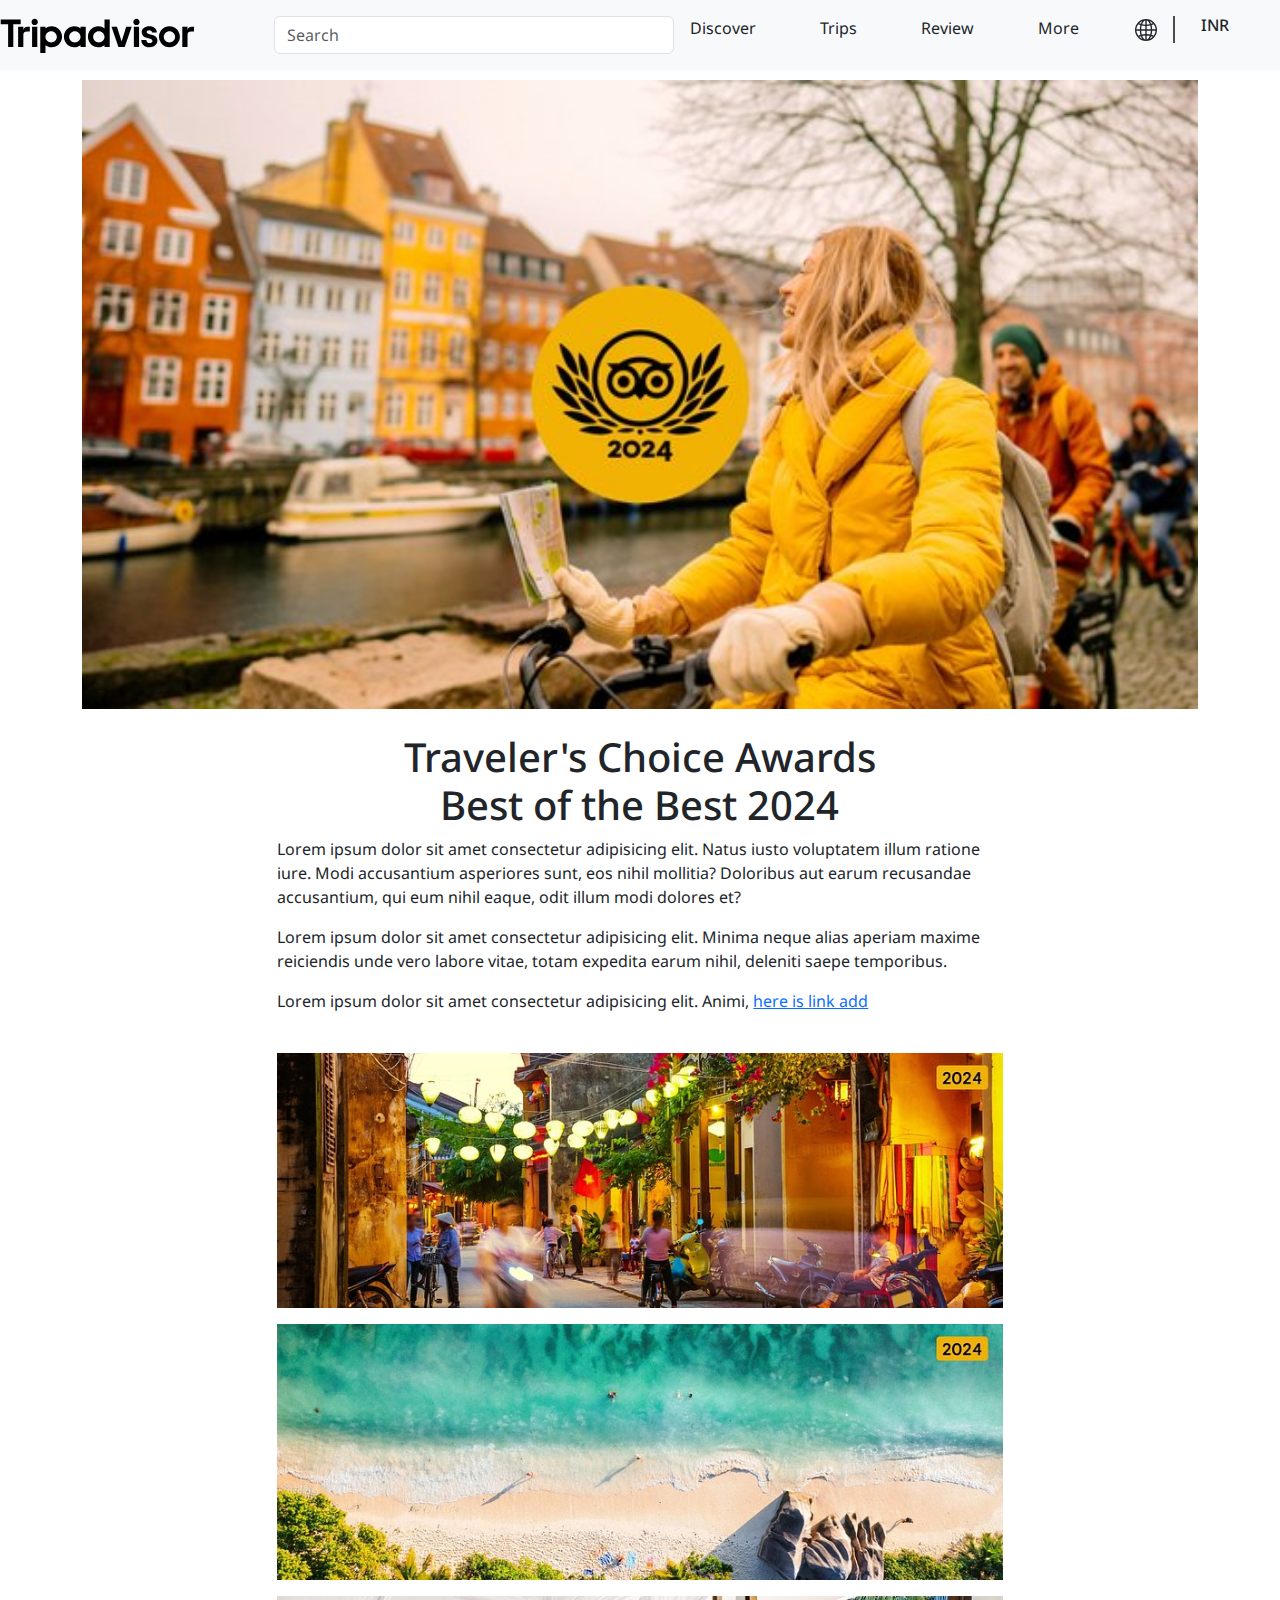
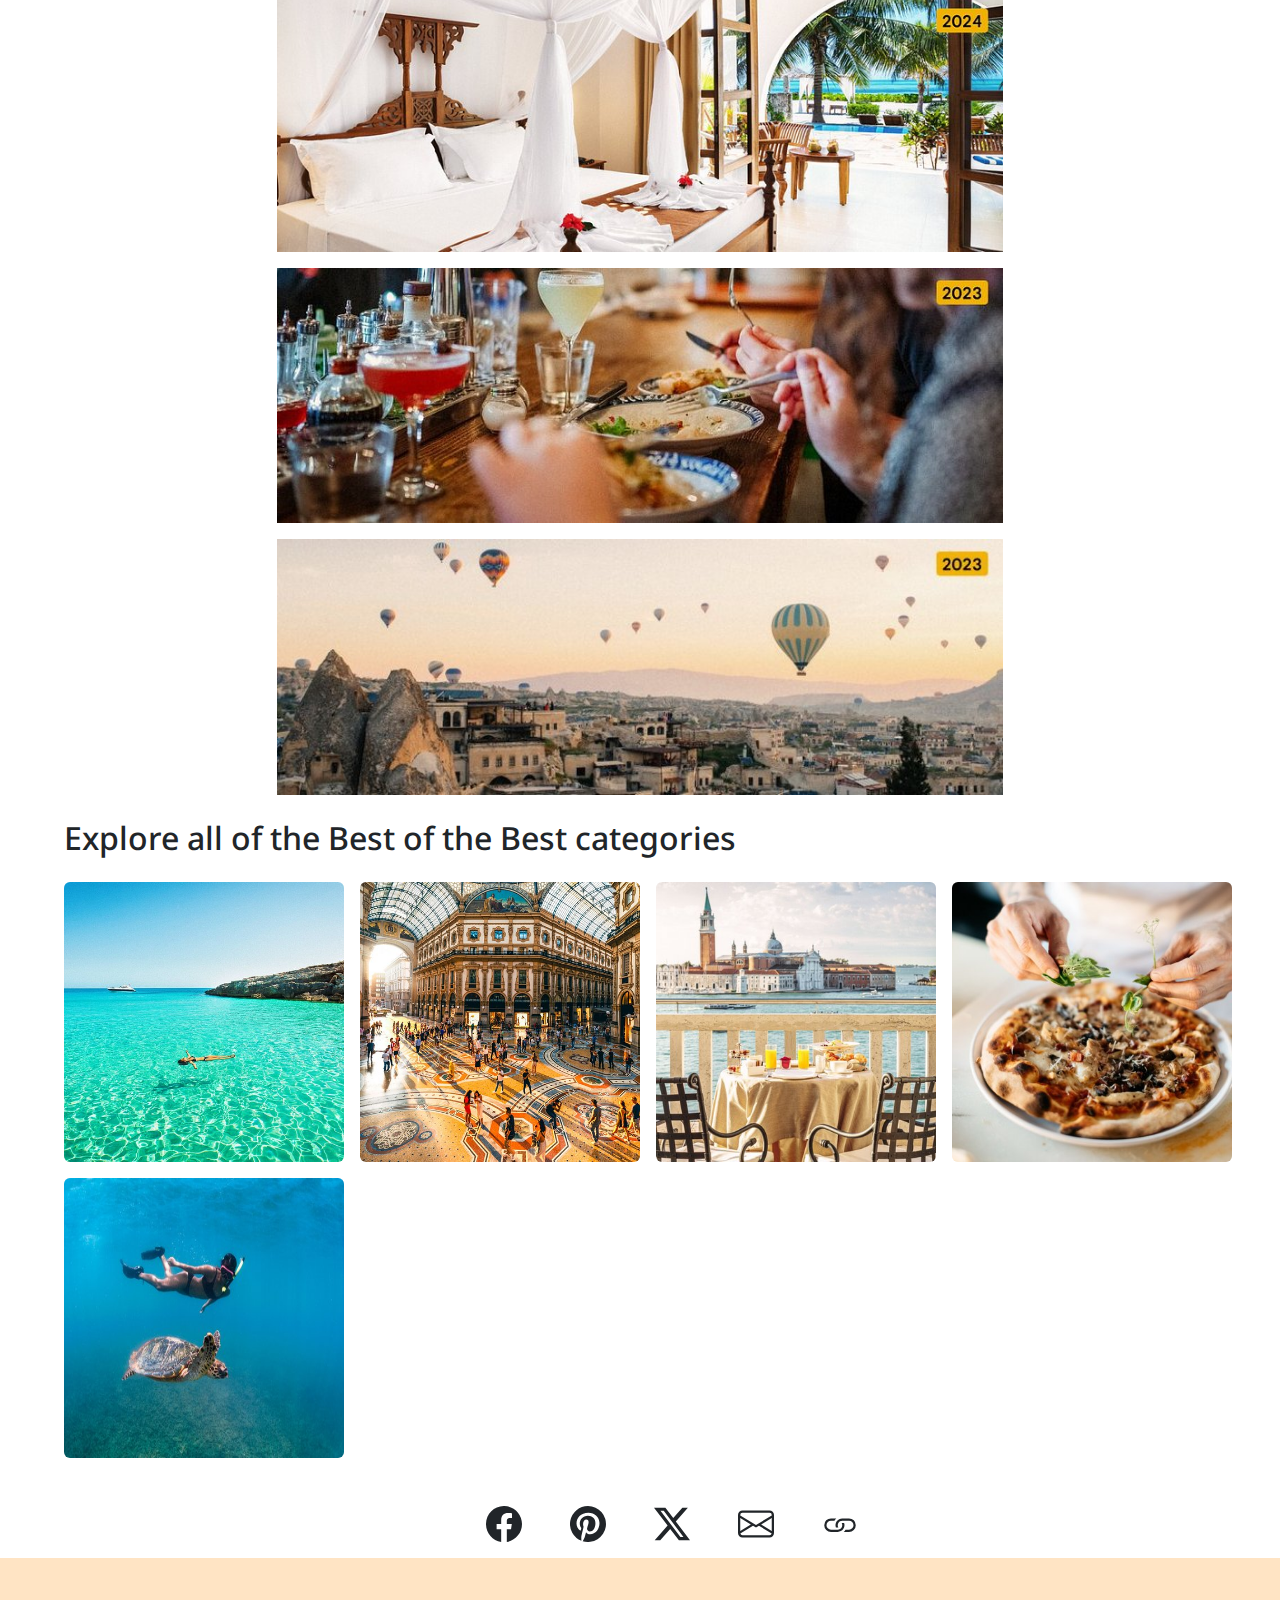
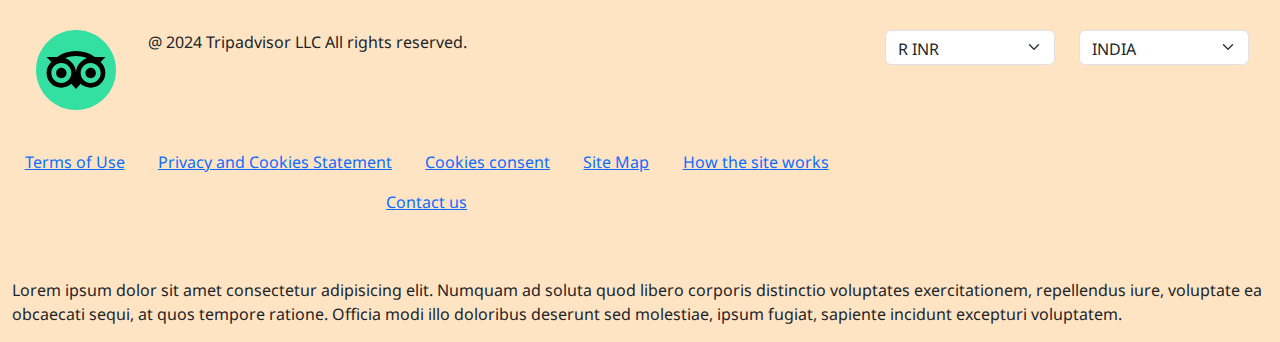
<file: discover.html>
<!doctype html>
<html lang="en">
  <head>
    <meta charset="utf-8">
    <meta name="viewport" content="width=device-width, initial-scale=1">
    <title>Discover web page-1</title>
    <link href="https://cdn.jsdelivr.net/npm/bootstrap@5.3.3/dist/css/bootstrap.min.css" rel="stylesheet" integrity="sha384-QWTKZyjpPEjISv5WaRU9OFeRpok6YctnYmDr5pNlyT2bRjXh0JMhjY6hW+ALEwIH" crossorigin="anonymous">
    <link rel="stylesheet" href="style.css">
  </head>
  <body>
      <!-- USING NAVBAR START HERE -->
  <div class="container mb-3">
    <div class="row py-3">
        <div class="col">
            <nav class="navbar fixed-top navbar-expand-xl navbar-light bg-light justify-content-center">
                <!-- <a href="#" class="navbar-brand text-white">YAHOO BABA</a> -->
                <div class="logo" style="margin-left: 7%;">
                  <img src="/images/log-one.svg" alt="" width="250" height="auto">
                </div>
                <button class="navbar-toggler mx-5" data-toggle="collapse" data-target="#mynavbar">
                    <span class="navbar-toggler-icon"></span>

                </button>
                <div class="collapse navbar-collapse" id="mynavbar">
                    
                <ul class="navbar-nav distance-left ">
                    <form class="form-inline pt-1 mt-1" action="">
                        <input type="search" class="form-control mr-sm-2 input-area" placeholder="Search">
                    </form>
                    <li class="nav-item"><a href="discover.html" class="nav-link text-dark ms-5 ps-5">Discover</a></li>
                    <li class="nav-item"><a href="trips.html" class="nav-link text-dark ms-5">Trips</a></li>
                    <li class="nav-item"><a href="review.html" class="nav-link text-dark ms-5">Review</a></li>
                    <li class="nav-item"><a href="postphoto.html" class="nav-link text-dark ms-5">More</a></li>
                    <!-- <li class="nav-item"><a href="#" class="nav-link text-white">Blogs</a></li> -->
                    <div class="eart-icon my-2 mx-2 ms-5">
                      <i class="bi bi-globe2"></i>
                      <svg xmlns="http://www.w3.org/2000/svg" width="22" height="22" fill="currentColor" class="bi bi-globe2" viewBox="0 0 16 16">
                        <path d="M0 8a8 8 0 1 1 16 0A8 8 0 0 1 0 8m7.5-6.923c-.67.204-1.335.82-1.887 1.855q-.215.403-.395.872c.705.157 1.472.257 2.282.287zM4.249 3.539q.214-.577.481-1.078a7 7 0 0 1 .597-.933A7 7 0 0 0 3.051 3.05q.544.277 1.198.49zM3.509 7.5c.036-1.07.188-2.087.436-3.008a9 9 0 0 1-1.565-.667A6.96 6.96 0 0 0 1.018 7.5zm1.4-2.741a12.3 12.3 0 0 0-.4 2.741H7.5V5.091c-.91-.03-1.783-.145-2.591-.332M8.5 5.09V7.5h2.99a12.3 12.3 0 0 0-.399-2.741c-.808.187-1.681.301-2.591.332zM4.51 8.5c.035.987.176 1.914.399 2.741A13.6 13.6 0 0 1 7.5 10.91V8.5zm3.99 0v2.409c.91.03 1.783.145 2.591.332.223-.827.364-1.754.4-2.741zm-3.282 3.696q.18.469.395.872c.552 1.035 1.218 1.65 1.887 1.855V11.91c-.81.03-1.577.13-2.282.287zm.11 2.276a7 7 0 0 1-.598-.933 9 9 0 0 1-.481-1.079 8.4 8.4 0 0 0-1.198.49 7 7 0 0 0 2.276 1.522zm-1.383-2.964A13.4 13.4 0 0 1 3.508 8.5h-2.49a6.96 6.96 0 0 0 1.362 3.675c.47-.258.995-.482 1.565-.667m6.728 2.964a7 7 0 0 0 2.275-1.521 8.4 8.4 0 0 0-1.197-.49 9 9 0 0 1-.481 1.078 7 7 0 0 1-.597.933M8.5 11.909v3.014c.67-.204 1.335-.82 1.887-1.855q.216-.403.395-.872A12.6 12.6 0 0 0 8.5 11.91zm3.555-.401c.57.185 1.095.409 1.565.667A6.96 6.96 0 0 0 14.982 8.5h-2.49a13.4 13.4 0 0 1-.437 3.008M14.982 7.5a6.96 6.96 0 0 0-1.362-3.675c-.47.258-.995.482-1.565.667.248.92.4 1.938.437 3.008zM11.27 2.461q.266.502.482 1.078a8.4 8.4 0 0 0 1.196-.49 7 7 0 0 0-2.275-1.52c.218.283.418.597.597.932m-.488 1.343a8 8 0 0 0-.395-.872C9.835 1.897 9.17 1.282 8.5 1.077V4.09c.81-.03 1.577-.13 2.282-.287z"/>
                      </svg>
                    </div>
                    <div class="vertical-line my-2 mx-2"></div>
                    <h6 class="my-2 "><a href="#" class="text-decoration-none text-dark ms-2">INR</a></h6>
                    <button class="sign-button mx-5 ms-5 ">
                        <a href="#" class="text-decoration-none text-white">Sign in</a>
                    </button>
                </ul>
                

                </div>


            </nav>
        </div> 
    </div>
   </div>
   <!-- USING NAVBAR END HERE -->


<!-- USING CAPTION 1 START HERE -->
 <caption>
    <div class="container my-3 mt-5">
        <div class="row">
            <div class="col-md-12">
                <img src="/images/caption (62).jpg" alt="" class="img-fluid w-100 h-auto">
            </div>
        </div>
    </div>
 </caption>

<!-- USING CAPTION 1 END HERE -->


<!-- USING CAPTION 2 START HERE -->
 <caption>
    <div class="container my-2">
        <div class="p-2 text-center">
            <div class="row">
                <div class="col-md-8 mx-auto">
                    <h1 class="h1-top-head justify-content-center">
                        Traveler's Choice Awards <br> Best of  the Best 2024
                    </h1>
                    <p class="top-para text-start">
                        Lorem ipsum dolor sit amet consectetur adipisicing elit. 
                        Natus iusto voluptatem illum ratione iure. Modi accusantium asperiores 
                        sunt, eos nihil mollitia? Doloribus aut earum recusandae accusantium, 
                        qui eum nihil eaque, odit illum modi dolores et?
                    </p>
                    <p class="top-para text-start">
                        Lorem ipsum dolor sit amet consectetur adipisicing elit. 
                        Minima neque alias aperiam maxime reiciendis unde vero labore vitae, 
                        totam expedita earum nihil, deleniti saepe temporibus.
                    </p>
                    <p class="top-para text-start">
                        Lorem ipsum dolor sit amet consectetur adipisicing elit. Animi, <quos class="span anchor-link"> <a href="#">here is link add</a></quos>
                    </p>
                </div>

                
              
            </div>

            
        </div>
    </div>
 </caption>
<!-- USING CAPTION 2 END HERE -->


<!-- USING CAPTIO 3 START HERE -->
<caption>
    <div class="container ">
        <div class="p-2 text-center">
            <div class="row">
                <div class="col-md-8 mx-auto">
                 <img src="/images/caption (59).jpg" alt="" class="img-fluid" style="background-size: cover;  width: 100%;">
                </div>
               
             </div>
         
        </div>
    
        <div class="p-2 text-center">
            <div class="row">
                <div class="col-md-8 mx-auto">
                 <img src="/images/caption (57).jpg" alt="" class="img-fluid" style="background-size: cover;  width: 100%;">
                </div>
               
             </div>
         
        </div>
    
        <div class="p-2 text-center">
            <div class="row">
                <div class="col-md-8 mx-auto">
                 <img src="/images/caption (61).jpg" alt="" class="img-fluid" style="background-size: cover; width: 100%;">
                </div>
               
             </div>
         
        </div>
    
        <div class="p-2 text-center">
            <div class="row">
                <div class="col-md-8 mx-auto">
                 <img src="/images/caption (58).jpg" alt="" class="img-fluid" style="background-size: cover;  width: 100%;">
                </div>
               
             </div>
         
        </div>
    
        <div class="p-2 text-center">
            <div class="row">
                <div class="col-md-8 mx-auto">
                 <img src="/images/caption (65).jpg" alt="" class="img-fluid" style="background-size: cover; width: 100%;">
                </div>
               
             </div>
         
        </div>
    </div>
</caption>
<!-- USING CAPTION 3 END HERE -->


<!-- USING SECTION START HERE -->
<section>
    <div class="outer-box" style="width: 95%;height: auto;margin-left: 5%;">
       <div class="row">
        <div class="col-md-12">
            <h2 class="top-heading text-start pt-3">
                Explore all of the Best of the Best categories
            </h2>
        </div>
       </div>

       <div class="row my-3">
        <div class="col-md-12 mb-3">
            <div class="d-flex flex-wrap gap-3">
                <img src="/images/caption (45).jpg" width="280" height="300" class="img-fluid rounded">
                <img src="/images/caption (46).jpg" width="280" height="300" class="img-fluid rounded">
                <img src="/images/caption (69).jpg" width="280" height="300" class="img-fluid rounded">
                <img src="/images/caption (70).jpg" width="280" height="300" class="img-fluid rounded">
                <img src="/images/caption (68).jpg" class="img-fluid rounded" style="width: 280px;height: 280px;">
            </div>
        </div>
       </div>


       <div class="row">
        <div class="col-md-4 bg-default mx-auto p-3">
            <div class="d-flex flex-wrap gap-5 flex-row justify-content-center">


                <div class="facebook-icon bg-default">
                  <i class="bi bi-facebook"></i>
                  <svg xmlns="http://www.w3.org/2000/svg" width="36" height="36" fill="currentColor" class="bi bi-facebook" viewBox="0 0 16 16">
                    <path d="M16 8.049c0-4.446-3.582-8.05-8-8.05C3.58 0-.002 3.603-.002 8.05c0 4.017 2.926 7.347 6.75 7.951v-5.625h-2.03V8.05H6.75V6.275c0-2.017 1.195-3.131 3.022-3.131.876 0 1.791.157 1.791.157v1.98h-1.009c-.993 0-1.303.621-1.303 1.258v1.51h2.218l-.354 2.326H9.25V16c3.824-.604 6.75-3.934 6.75-7.951"/>
                  </svg>
                </div>


                <div class="pinterest-icon bg-default">
                  <i class="bi bi-pinterest"></i>
                  <svg xmlns="http://www.w3.org/2000/svg" width="36" height="36" fill="currentColor" class="bi bi-pinterest" viewBox="0 0 16 16">
                    <path d="M8 0a8 8 0 0 0-2.915 15.452c-.07-.633-.134-1.606.027-2.297.146-.625.938-3.977.938-3.977s-.239-.479-.239-1.187c0-1.113.645-1.943 1.448-1.943.682 0 1.012.512 1.012 1.127 0 .686-.437 1.712-.663 2.663-.188.796.4 1.446 1.185 1.446 1.422 0 2.515-1.5 2.515-3.664 0-1.915-1.377-3.254-3.342-3.254-2.276 0-3.612 1.707-3.612 3.471 0 .688.265 1.425.595 1.826a.24.24 0 0 1 .056.23c-.061.252-.196.796-.222.907-.035.146-.116.177-.268.107-1-.465-1.624-1.926-1.624-3.1 0-2.523 1.834-4.84 5.286-4.84 2.775 0 4.932 1.977 4.932 4.62 0 2.757-1.739 4.976-4.151 4.976-.811 0-1.573-.421-1.834-.919l-.498 1.902c-.181.695-.669 1.566-.995 2.097A8 8 0 1 0 8 0"/>
                  </svg>
                </div>


                <div class="pinterest-icon bg-default">
                  <i class="bi bi-twitter-x"></i>
                  <svg xmlns="http://www.w3.org/2000/svg" width="36" height="36" fill="currentColor" class="bi bi-twitter-x" viewBox="0 0 16 16">
                    <path d="M12.6.75h2.454l-5.36 6.142L16 15.25h-4.937l-3.867-5.07-4.425 5.07H.316l5.733-6.57L0 .75h5.063l3.495 4.633L12.601.75Zm-.86 13.028h1.36L4.323 2.145H2.865z"/>
                  </svg>
                </div>


                <div class="email-icon bg-default">
                  <i class="bi bi-envelope"></i>
                  <svg xmlns="http://www.w3.org/2000/svg" width="36" height="36" fill="currentColor" class="bi bi-envelope" viewBox="0 0 16 16">
                    <path d="M0 4a2 2 0 0 1 2-2h12a2 2 0 0 1 2 2v8a2 2 0 0 1-2 2H2a2 2 0 0 1-2-2zm2-1a1 1 0 0 0-1 1v.217l7 4.2 7-4.2V4a1 1 0 0 0-1-1zm13 2.383-4.708 2.825L15 11.105zm-.034 6.876-5.64-3.471L8 9.583l-1.326-.795-5.64 3.47A1 1 0 0 0 2 13h12a1 1 0 0 0 .966-.741M1 11.105l4.708-2.897L1 5.383z"/>
                  </svg>
                </div>


                <div class="link-icon bg-default">
                  <i class="bi bi-link"></i>
                  <svg xmlns="http://www.w3.org/2000/svg" width="36" height="36" fill="currentColor" class="bi bi-link" viewBox="0 0 16 16">
                    <path d="M6.354 5.5H4a3 3 0 0 0 0 6h3a3 3 0 0 0 2.83-4H9q-.13 0-.25.031A2 2 0 0 1 7 10.5H4a2 2 0 1 1 0-4h1.535c.218-.376.495-.714.82-1z"/>
                    <path d="M9 5.5a3 3 0 0 0-2.83 4h1.098A2 2 0 0 1 9 6.5h3a2 2 0 1 1 0 4h-1.535a4 4 0 0 1-.82 1H12a3 3 0 1 0 0-6z"/>
                  </svg>
                </div>

            </div>
            

        </div>
       </div>



    </div>
</section>
<!-- USING HEADER SECTION END HERE -->


<!-- USING HEADER START HERE -->
<!-- USING HEADER START HERE -->

<!-- USING HEADER START HERE -->
<!-- USING HEADER START HERE -->


  <!-- USING FOOTER START HERE -->
  <footer>
    <div class="container-fluid" style="background: bisque; height: auto;">
      <div class="row">
        <div class="col-md-8 my-5 bg-default">
          <div class="d-flex p-4 justify-content-start">
            <div class="logo-green">
              <img src="/images/Tripadvisor_logoset_solid_green.svg" width="80" height="80">
            </div>
            <div class="copyright-imgi ms-2">
              <p class="ms-4">@ 2024 Tripadvisor LLC All rights reserved.</p><br>
            </div>
          </div>
  
          <div class="row">
            <div class="col-md-12 p-3">
              <div class="d-flex flex-wrap gap-3 justify-content-around">
                <a href="#">Terms of Use</a>
                <a href="#">Privacy and Cookies Statement</a>
                <a href="#">Cookies consent</a>
                <a href="#">Site Map</a>
                <a href="#">How the site works</a>
                <a href="#">Contact us</a>
              </div>
            </div>
          </div>
  
        </div>
  
  
        <div class="col-md-4 my-5 bg-default">
          <div class="row">
            <div class="col-md">
              <div class="d-flex flex-wrap gap-4 justify-content-center mt-4">
                <select class="form-select form-select-one" aria-label="Default select example">
                  <option selected>R INR</option>
                  <option value="1">One</option>
                  <option value="2">Two</option>
                  <option value="3">Three</option>
                </select>
    
    
                <select class="form-select form-select-one" aria-label="Default select example">
                  <option selected>INDIA</option>
                  <option value="1">One</option>
                  <option value="2">Two</option>
                  <option value="3">Three</option>
                </select>
              </div>
          
              
            </div>
          </div>
        </div>
      </div>
  
      <div class="row">
        <div class="col-md-12">
          <p>Lorem ipsum dolor sit amet consectetur adipisicing elit. Numquam ad soluta quod libero corporis distinctio voluptates exercitationem, repellendus iure, voluptate ea obcaecati sequi, at quos tempore ratione. Officia modi illo doloribus deserunt sed molestiae, ipsum fugiat, sapiente incidunt excepturi voluptatem.</p>
        </div>
      </div>
   
  
     </div>
   </footer>
    <!-- USING FOOTER END HERE -->
    
    <script src="https://cdn.jsdelivr.net/npm/bootstrap@5.3.3/dist/js/bootstrap.bundle.min.js" integrity="sha384-YvpcrYf0tY3lHB60NNkmXc5s9fDVZLESaAA55NDzOxhy9GkcIdslK1eN7N6jIeHz" crossorigin="anonymous"></script>
  </body>
</html>
</file>
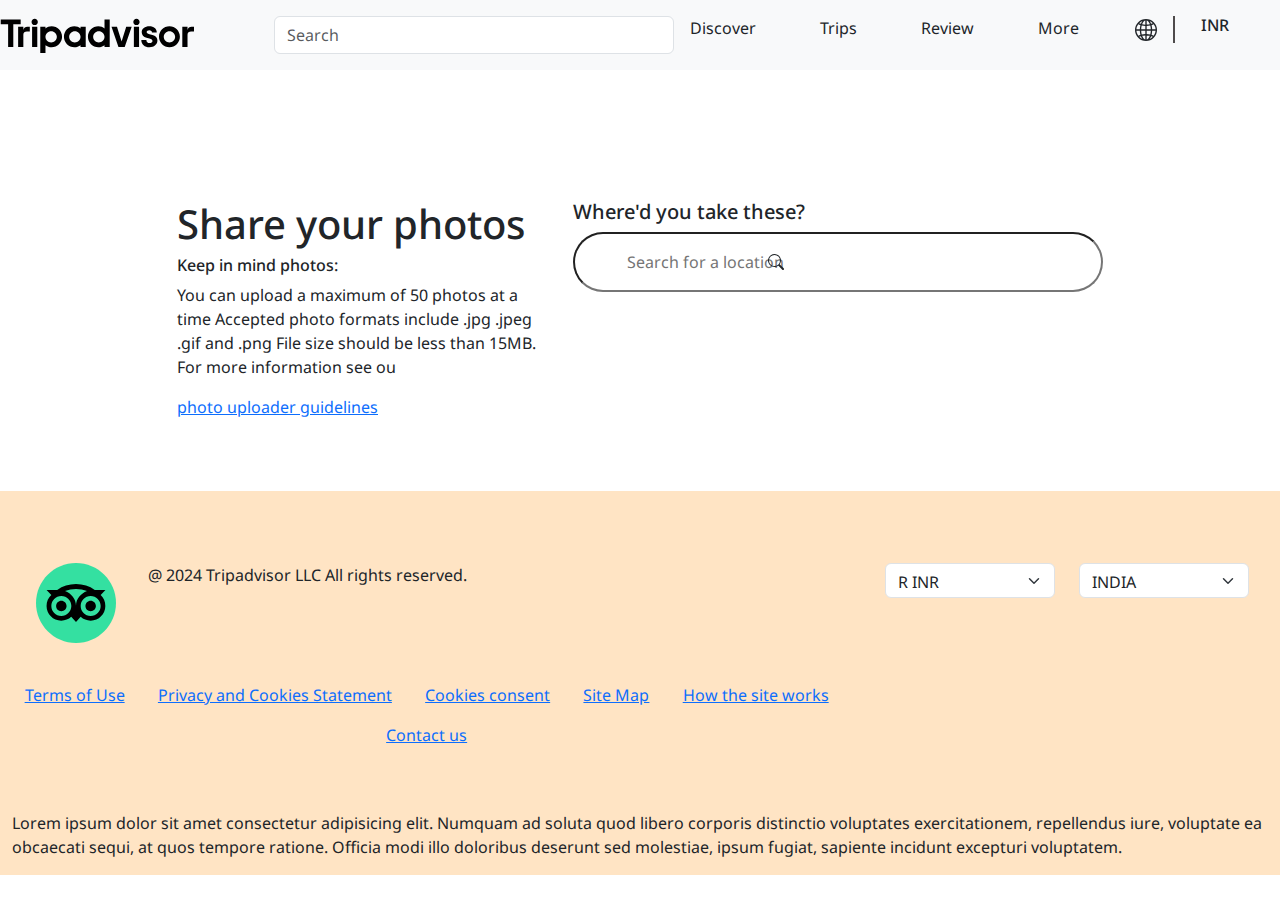
<file: postphoto.html>
<!doctype html>
<html lang="en">
  <head>
    <meta charset="utf-8">
    <meta name="viewport" content="width=device-width, initial-scale=1">
    <title>Postphoto Web Page</title>
    <link href="https://cdn.jsdelivr.net/npm/bootstrap@5.3.3/dist/css/bootstrap.min.css" rel="stylesheet" integrity="sha384-QWTKZyjpPEjISv5WaRU9OFeRpok6YctnYmDr5pNlyT2bRjXh0JMhjY6hW+ALEwIH" crossorigin="anonymous">
    <link rel="stylesheet" href="style.css">
    <script src="/javascript/first.js"></script>
  </head>
  <body>
    <!-- USING NAVBAR START HERE -->
  <div class="container mb-5">
    <div class="row py-3">
        <div class="col">
            <nav class="navbar fixed-top navbar-expand-xl navbar-light bg-light justify-content-center">
                <!-- <a href="#" class="navbar-brand text-white">YAHOO BABA</a> -->
                <div class="logo" style="margin-left: 7%;">
                  <img src="/images/log-one.svg" alt="" width="250" height="auto">
                </div>
                <button class="navbar-toggler mx-5" data-toggle="collapse" data-target="#mynavbar">
                    <span class="navbar-toggler-icon"></span>

                </button>
                <div class="collapse navbar-collapse" id="mynavbar">
                    
                <ul class="navbar-nav distance-left ">
                    <form class="form-inline pt-1 mt-1" action="">
                        <input type="search" class="form-control mr-sm-2 input-area" placeholder="Search">
                    </form>
                    <li class="nav-item"><a href="discover.html" class="nav-link text-dark ms-5 ps-5">Discover</a></li>
                    <li class="nav-item"><a href="trips.html" class="nav-link text-dark ms-5">Trips</a></li>
                    <li class="nav-item"><a href="review.html" class="nav-link text-dark ms-5">Review</a></li>
                    <li class="nav-item"><a href="travelstories.html" class="nav-link text-dark ms-5">More</a></li>
                    <!-- <li class="nav-item"><a href="#" class="nav-link text-white">Blogs</a></li> -->
                    <div class="eart-icon my-2 mx-2 ms-5">
                      <i class="bi bi-globe2"></i>
                      <svg xmlns="http://www.w3.org/2000/svg" width="22" height="22" fill="currentColor" class="bi bi-globe2" viewBox="0 0 16 16">
                        <path d="M0 8a8 8 0 1 1 16 0A8 8 0 0 1 0 8m7.5-6.923c-.67.204-1.335.82-1.887 1.855q-.215.403-.395.872c.705.157 1.472.257 2.282.287zM4.249 3.539q.214-.577.481-1.078a7 7 0 0 1 .597-.933A7 7 0 0 0 3.051 3.05q.544.277 1.198.49zM3.509 7.5c.036-1.07.188-2.087.436-3.008a9 9 0 0 1-1.565-.667A6.96 6.96 0 0 0 1.018 7.5zm1.4-2.741a12.3 12.3 0 0 0-.4 2.741H7.5V5.091c-.91-.03-1.783-.145-2.591-.332M8.5 5.09V7.5h2.99a12.3 12.3 0 0 0-.399-2.741c-.808.187-1.681.301-2.591.332zM4.51 8.5c.035.987.176 1.914.399 2.741A13.6 13.6 0 0 1 7.5 10.91V8.5zm3.99 0v2.409c.91.03 1.783.145 2.591.332.223-.827.364-1.754.4-2.741zm-3.282 3.696q.18.469.395.872c.552 1.035 1.218 1.65 1.887 1.855V11.91c-.81.03-1.577.13-2.282.287zm.11 2.276a7 7 0 0 1-.598-.933 9 9 0 0 1-.481-1.079 8.4 8.4 0 0 0-1.198.49 7 7 0 0 0 2.276 1.522zm-1.383-2.964A13.4 13.4 0 0 1 3.508 8.5h-2.49a6.96 6.96 0 0 0 1.362 3.675c.47-.258.995-.482 1.565-.667m6.728 2.964a7 7 0 0 0 2.275-1.521 8.4 8.4 0 0 0-1.197-.49 9 9 0 0 1-.481 1.078 7 7 0 0 1-.597.933M8.5 11.909v3.014c.67-.204 1.335-.82 1.887-1.855q.216-.403.395-.872A12.6 12.6 0 0 0 8.5 11.91zm3.555-.401c.57.185 1.095.409 1.565.667A6.96 6.96 0 0 0 14.982 8.5h-2.49a13.4 13.4 0 0 1-.437 3.008M14.982 7.5a6.96 6.96 0 0 0-1.362-3.675c-.47.258-.995.482-1.565.667.248.92.4 1.938.437 3.008zM11.27 2.461q.266.502.482 1.078a8.4 8.4 0 0 0 1.196-.49 7 7 0 0 0-2.275-1.52c.218.283.418.597.597.932m-.488 1.343a8 8 0 0 0-.395-.872C9.835 1.897 9.17 1.282 8.5 1.077V4.09c.81-.03 1.577-.13 2.282-.287z"/>
                      </svg>
                    </div>
                    <div class="vertical-line my-2 mx-2"></div>
                    <h6 class="my-2 "><a href="#" class="text-decoration-none text-dark ms-2">INR</a></h6>
                    <button class="sign-button mx-5 ms-5 ">
                        <a href="#" class="text-decoration-none text-white">Sign in</a>
                    </button>
                </ul>
                

                </div>


            </nav>
        </div> 
    </div>
   </div>
   <!-- USING NAVBAR END HERE -->






<!-- USING HEADER START HERE -->
 <header>
    <div class="container">
        <div class="row">
            <div class="col-10 mb-4 my-4 bg-default mx-auto">
                <div class="row">
                    <div class="col-md-5 mt-5 py-5 bg-default">
                        <div class="top-heading">
                            <h1>Share your photos</h1>
                        </div>

                        <h6 class="small-head">Keep in mind photos:</h6>

                        <p>You can upload a maximum of 50 photos at a time
                            Accepted photo formats include .jpg .jpeg .gif and .png
                            File size should be less than 15MB.
                            For more information see ou</p>
                            <a class="my-4" href="#">photo uploader guidelines</a>
                    </div>

                   


                    




                    <div class="col-md-7 mt-5 bg-default py-5">
                        <h5>Where'd you take these?</h5>

                        <input class="p-3 w-100 h-auto rounded-pill" type="search" id="" name="" value="" placeholder="         Search for a location ">
                        <div class="search-iconn d-none d-lg-block">
                            <i class="bi bi-search"></i>
                            <svg xmlns="http://www.w3.org/2000/svg" width="16" height="16" fill="currentColor" class="bi bi-search" viewBox="0 0 16 16">
                                <path d="M11.742 10.344a6.5 6.5 0 1 0-1.397 1.398h-.001q.044.06.098.115l3.85 3.85a1 1 0 0 0 1.415-1.414l-3.85-3.85a1 1 0 0 0-.115-.1zM12 6.5a5.5 5.5 0 1 1-11 0 5.5 5.5 0 0 1 11 0"/>
                              </svg>
                        </div>
                    </div>
                </div>
            </div>
        </div>
    </div>
 </header>
 
<!-- USING HEADER END HERE -->


<!-- USING FOOTER START HERE -->
<footer>
    <div class="container-fluid" style="background: bisque; height: auto;">
      <div class="row">
        <div class="col-md-8 my-5 bg-default">
          <div class="d-flex p-4 justify-content-start">
            <div class="logo-green">
              <img src="/images/Tripadvisor_logoset_solid_green.svg" width="80" height="80">
            </div>
            <div class="copyright-imgi ms-2">
              <p class="ms-4">@ 2024 Tripadvisor LLC All rights reserved.</p><br>
            </div>
          </div>
  
          <div class="row">
            <div class="col-md-12 p-3">
              <div class="d-flex flex-wrap gap-3 justify-content-around">
                <a href="#">Terms of Use</a>
                <a href="#">Privacy and Cookies Statement</a>
                <a href="#">Cookies consent</a>
                <a href="#">Site Map</a>
                <a href="#">How the site works</a>
                <a href="#">Contact us</a>
              </div>
            </div>
          </div>
  
        </div>
  
  
        <div class="col-md-4 my-5 bg-default">
          <div class="row">
            <div class="col-md">
              <div class="d-flex flex-wrap gap-4 justify-content-center mt-4">
                <select class="form-select form-select-one" aria-label="Default select example">
                  <option selected>R INR</option>
                  <option value="1">One</option>
                  <option value="2">Two</option>
                  <option value="3">Three</option>
                </select>
    
    
                <select class="form-select form-select-one" aria-label="Default select example">
                  <option selected>INDIA</option>
                  <option value="1">One</option>
                  <option value="2">Two</option>
                  <option value="3">Three</option>
                </select>
              </div>
          
              
            </div>
          </div>
        </div>
      </div>
  
      <div class="row">
        <div class="col-md-12">
          <p>Lorem ipsum dolor sit amet consectetur adipisicing elit. Numquam ad soluta quod libero corporis distinctio voluptates exercitationem, repellendus iure, voluptate ea obcaecati sequi, at quos tempore ratione. Officia modi illo doloribus deserunt sed molestiae, ipsum fugiat, sapiente incidunt excepturi voluptatem.</p>
        </div>
      </div>
   
  
     </div>
   </footer>
<!-- USING FOOTER END HERE -->
   
   
    <script src="https://cdn.jsdelivr.net/npm/bootstrap@5.3.3/dist/js/bootstrap.bundle.min.js" integrity="sha384-YvpcrYf0tY3lHB60NNkmXc5s9fDVZLESaAA55NDzOxhy9GkcIdslK1eN7N6jIeHz" crossorigin="anonymous"></script>
  </body>
</html>
</file>
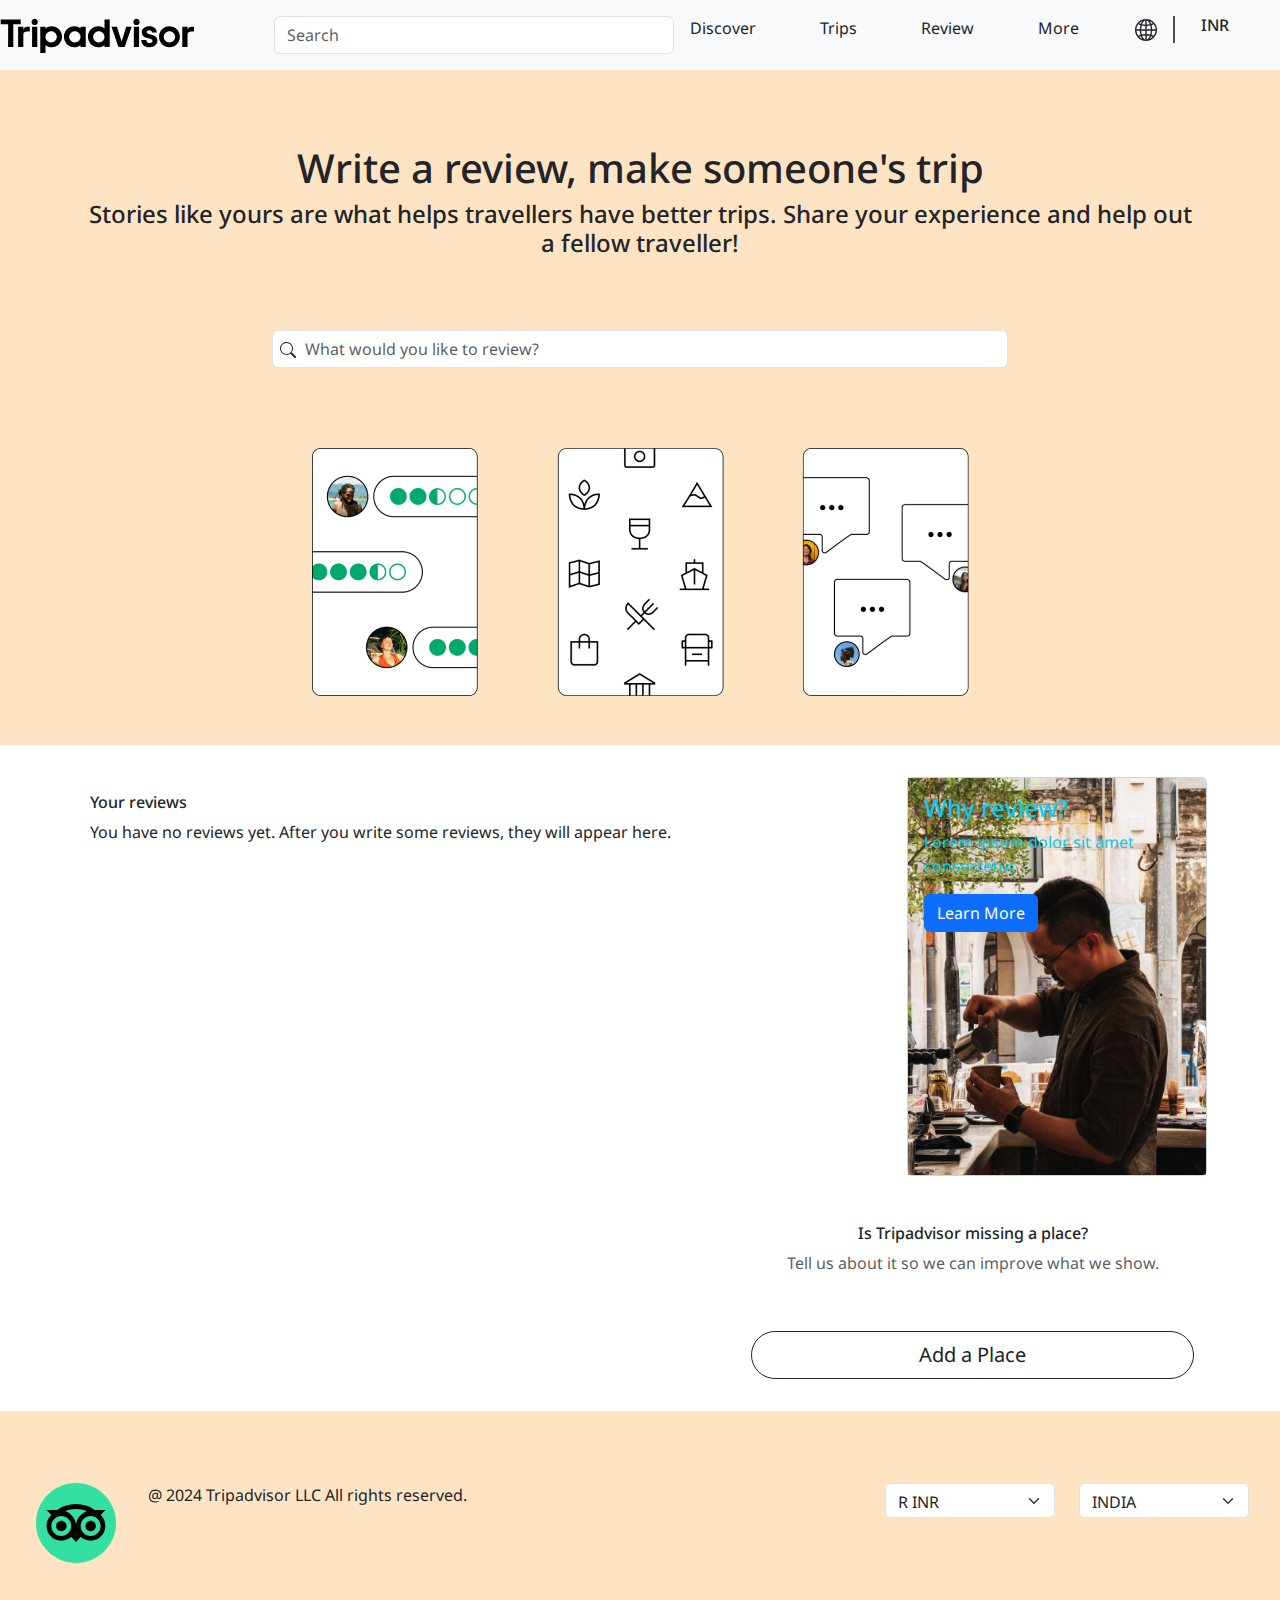
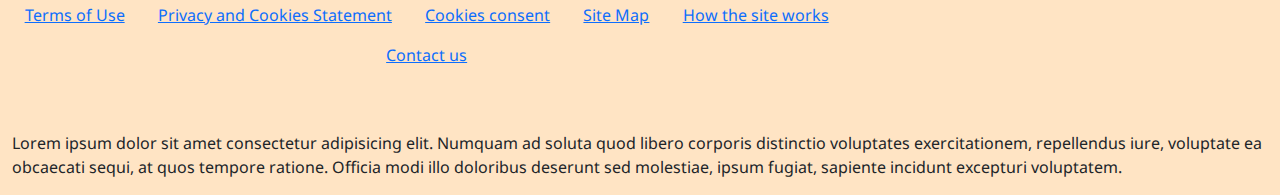
<file: review.html>
<!doctype html>
<html lang="en">
  <head>
    <meta charset="utf-8">
    <meta name="viewport" content="width=device-width, initial-scale=1">
    <title>Review Web Page</title>
    <link href="https://cdn.jsdelivr.net/npm/bootstrap@5.3.3/dist/css/bootstrap.min.css" rel="stylesheet" integrity="sha384-QWTKZyjpPEjISv5WaRU9OFeRpok6YctnYmDr5pNlyT2bRjXh0JMhjY6hW+ALEwIH" crossorigin="anonymous">
    <link rel="stylesheet" href="style.css">
    <script src="/javascript/first.js"></script>
  </head>
  <body>
    
<!-- USING NAVBAR START HERE -->
<div class="container mb-3">
    <div class="row py-3">
        <div class="col">
            <nav class="navbar fixed-top navbar-expand-xl navbar-light bg-light justify-content-center">
                <!-- <a href="#" class="navbar-brand text-white">YAHOO BABA</a> -->
                <div class="logo" style="margin-left: 7%;">
                  <img src="/images/log-one.svg" alt="" width="250" height="auto">
                </div>
                <button class="navbar-toggler mx-5" data-toggle="collapse" data-target="#mynavbar">
                    <span class="navbar-toggler-icon"></span>

                </button>
                <div class="collapse navbar-collapse" id="mynavbar">
                    
                <ul class="navbar-nav distance-left ">
                    <form class="form-inline pt-1 mt-1" action="">
                        <input type="search" class="form-control mr-sm-2 input-area" placeholder="Search">
                    </form>
                    <li class="nav-item"><a href="discover.html" class="nav-link text-dark ms-5 ps-5">Discover</a></li>
                    <li class="nav-item"><a href="trips.html" class="nav-link text-dark ms-5">Trips</a></li>
                    <li class="nav-item"><a href="review.html" class="nav-link text-dark ms-5">Review</a></li>
                    <li class="nav-item"><a href="travelstories.html" class="nav-link text-dark ms-5">More</a></li>
                    <!-- <li class="nav-item"><a href="#" class="nav-link text-white">Blogs</a></li> -->
                    <div class="eart-icon my-2 mx-2 ms-5">
                      <i class="bi bi-globe2"></i>
                      <svg xmlns="http://www.w3.org/2000/svg" width="22" height="22" fill="currentColor" class="bi bi-globe2" viewBox="0 0 16 16">
                        <path d="M0 8a8 8 0 1 1 16 0A8 8 0 0 1 0 8m7.5-6.923c-.67.204-1.335.82-1.887 1.855q-.215.403-.395.872c.705.157 1.472.257 2.282.287zM4.249 3.539q.214-.577.481-1.078a7 7 0 0 1 .597-.933A7 7 0 0 0 3.051 3.05q.544.277 1.198.49zM3.509 7.5c.036-1.07.188-2.087.436-3.008a9 9 0 0 1-1.565-.667A6.96 6.96 0 0 0 1.018 7.5zm1.4-2.741a12.3 12.3 0 0 0-.4 2.741H7.5V5.091c-.91-.03-1.783-.145-2.591-.332M8.5 5.09V7.5h2.99a12.3 12.3 0 0 0-.399-2.741c-.808.187-1.681.301-2.591.332zM4.51 8.5c.035.987.176 1.914.399 2.741A13.6 13.6 0 0 1 7.5 10.91V8.5zm3.99 0v2.409c.91.03 1.783.145 2.591.332.223-.827.364-1.754.4-2.741zm-3.282 3.696q.18.469.395.872c.552 1.035 1.218 1.65 1.887 1.855V11.91c-.81.03-1.577.13-2.282.287zm.11 2.276a7 7 0 0 1-.598-.933 9 9 0 0 1-.481-1.079 8.4 8.4 0 0 0-1.198.49 7 7 0 0 0 2.276 1.522zm-1.383-2.964A13.4 13.4 0 0 1 3.508 8.5h-2.49a6.96 6.96 0 0 0 1.362 3.675c.47-.258.995-.482 1.565-.667m6.728 2.964a7 7 0 0 0 2.275-1.521 8.4 8.4 0 0 0-1.197-.49 9 9 0 0 1-.481 1.078 7 7 0 0 1-.597.933M8.5 11.909v3.014c.67-.204 1.335-.82 1.887-1.855q.216-.403.395-.872A12.6 12.6 0 0 0 8.5 11.91zm3.555-.401c.57.185 1.095.409 1.565.667A6.96 6.96 0 0 0 14.982 8.5h-2.49a13.4 13.4 0 0 1-.437 3.008M14.982 7.5a6.96 6.96 0 0 0-1.362-3.675c-.47.258-.995.482-1.565.667.248.92.4 1.938.437 3.008zM11.27 2.461q.266.502.482 1.078a8.4 8.4 0 0 0 1.196-.49 7 7 0 0 0-2.275-1.52c.218.283.418.597.597.932m-.488 1.343a8 8 0 0 0-.395-.872C9.835 1.897 9.17 1.282 8.5 1.077V4.09c.81-.03 1.577-.13 2.282-.287z"/>
                      </svg>
                    </div>
                    <div class="vertical-line my-2 mx-2"></div>
                    <h6 class="my-2 "><a href="#" class="text-decoration-none text-dark ms-2">INR</a></h6>
                    <button class="sign-button mx-5 ms-5 ">
                        <a href="#" class="text-decoration-none text-white">Sign in</a>
                    </button>
                </ul>
                

                </div>


            </nav>
        </div> 
    </div>
   </div>
 
<!-- USING NAVBAR END HERE -->



<!-- USING SECTION-1 START HERE -->
 <section class="sec" style="background: bisque;">
    <div class="container">
        <div class="row">
            <div class="col-md justify-content-center mt-5 pt-5">
                <div class="text-center">
                    <h1 class="top-heading">
                        Write a review, make someone's trip
                    </h1>

                    <div class="top-para">
                        <p class="h4">Stories like yours are what helps travellers have better trips. Share your experience and help out a fellow traveller!</p>
                    </div>
                </div>
            </div>
        </div>

        <div class="row">
            <div class="col-md mt-5">
                <div class="row justify-content-center">
                    <div class="col-md-8 ">
                        <div class="input-type mb-3 mt-3">
                            
                            <input type="search"  class="form-control" id="exampleFormControlInput1" placeholder="     What would you like to review?"  >
                            <div class="search-icon ms-2  d-none d-lg-block">
                                <i class="bi bi-search"></i>
                                <svg xmlns="http://www.w3.org/2000/svg" width="16" height="16" fill="currentColor" class="bi bi-search" viewBox="0 0 16 16">
                                    <path d="M11.742 10.344a6.5 6.5 0 1 0-1.397 1.398h-.001q.044.06.098.115l3.85 3.85a1 1 0 0 0 1.415-1.414l-3.85-3.85a1 1 0 0 0-.115-.1zM12 6.5a5.5 5.5 0 1 1-11 0 5.5 5.5 0 0 1 11 0"/>
                                  </svg>

                            </div>
                           
                        </div>
                    </div>
                </div>
            </div>
        </div>


        <div class="row mb-3 mt-3">
            <div class="col-md bg-s">
                <div class="row py-5 justify-content-center">
                    <div class="col-md-10 bg-w">
                      <div class="row gap-2 d-flex flex-wrap justify-content-center">
                        <div class="col-md-3 bg-d text-center d-none d-lg-block">
                            <img src="/images/hero_image_1.png" alt="" class="img-fluid">
                        </div>


                        <div class="col-md-3 bg-d text-center d-none d-lg-block">
                            <img src="/images/hero_image_2.png" alt="" class="img-fluid">
                        </div>


                        <div class="col-md-3 bg-d text-center d-none d-lg-block">
                            <img src="/images/hero_image_3.png" alt="" class="img-fluid">
                        </div>
                      </div>
                    </div>
                </div>
            </div>
        </div>

       
    </div>
 </section>
 

<!-- USING SECTION-1 END HERE -->



<!-- USING SECTION-2 START HERE -->
 <section>
    <div class="container">
        <div class="row">
            <div class="col-md-7 bg-default p-3">
                <div class="row">
                    <div class="col-md p-3">
                        <div class="top-head">
                            <h6>Your reviews</h6>
                        </div>

                        <div class="para">
                            <p>You have no reviews yet. After you write some reviews, they will appear here.</p>
                        </div>
                    </div>
                </div>
            </div>
            <div class="col-md-5 bg-default p-3">
                <div class="row justify-content-center">
                    <div class="col-md-4">
                      <div class="card  text-info font-weight-bold " style="width: 300px; height: auto;">
                        <img src="/images/why_review_image.png" alt="" class="img-card img-fluid">
                        <div class="card-img-overlay mb-0">
                          <h4 class="card-title font-weight-bold">
                            Why review?
                          </h4>
                          <p class="card-text ">Lorem ipsum dolor sit amet consectetur.</p>
                          <button class="btn btn-primary">Learn More</button>
                        </div>
                      </div>
                    </div>
                  </div>



                  <div class="row">
                    <div class="col-md mt-5 mb-3 mx-auto bg-default text-center">
                        <h6 class="head">Is Tripadvisor missing a place?</h6>
                        <p class="text-muted">Tell us about it so we can improve what we show.</p>
                    </div>
                  </div>

                  <div class="row">
                    <div class="col mb-3 mt-4 bg-default mx-auto">
                        <button class="btn btn-outline-dark btn-lg btn-block w-100 h-auto rounded-pill">Add a Place</button>
                    </div>
                  </div>
            </div>
        </div>
     </div>
 </section>
 
<!-- USING SECTION-2 END HERE -->


<!-- USING FOOTER START HERE -->
<footer>
    <div class="container-fluid" style="background: bisque; height: auto;">
      <div class="row">
        <div class="col-md-8 my-5 bg-default">
          <div class="d-flex p-4 justify-content-start">
            <div class="logo-green">
              <img src="/images/Tripadvisor_logoset_solid_green.svg" width="80" height="80">
            </div>
            <div class="copyright-imgi ms-2">
              <p class="ms-4">@ 2024 Tripadvisor LLC All rights reserved.</p><br>
            </div>
          </div>
  
          <div class="row">
            <div class="col-md-12 p-3">
              <div class="d-flex flex-wrap gap-3 justify-content-around">
                <a href="#">Terms of Use</a>
                <a href="#">Privacy and Cookies Statement</a>
                <a href="#">Cookies consent</a>
                <a href="#">Site Map</a>
                <a href="#">How the site works</a>
                <a href="#">Contact us</a>
              </div>
            </div>
          </div>
  
        </div>
  
  
        <div class="col-md-4 my-5 bg-default">
          <div class="row">
            <div class="col-md">
              <div class="d-flex flex-wrap gap-4 justify-content-center mt-4">
                <select class="form-select form-select-one" aria-label="Default select example">
                  <option selected>R INR</option>
                  <option value="1">One</option>
                  <option value="2">Two</option>
                  <option value="3">Three</option>
                </select>
    
    
                <select class="form-select form-select-one" aria-label="Default select example">
                  <option selected>INDIA</option>
                  <option value="1">One</option>
                  <option value="2">Two</option>
                  <option value="3">Three</option>
                </select>
              </div>
          
              
            </div>
          </div>
        </div>
      </div>
  
      <div class="row">
        <div class="col-md-12">
          <p>Lorem ipsum dolor sit amet consectetur adipisicing elit. Numquam ad soluta quod libero corporis distinctio voluptates exercitationem, repellendus iure, voluptate ea obcaecati sequi, at quos tempore ratione. Officia modi illo doloribus deserunt sed molestiae, ipsum fugiat, sapiente incidunt excepturi voluptatem.</p>
        </div>
      </div>
   
  
     </div>
   </footer>
<!-- USING FOOTER END HERE -->




<!-- USING SECTION-3 START HERE -->
 
<!-- USING SECTION-3 END HERE -->
  
    <script src="https://cdn.jsdelivr.net/npm/bootstrap@5.3.3/dist/js/bootstrap.bundle.min.js" integrity="sha384-YvpcrYf0tY3lHB60NNkmXc5s9fDVZLESaAA55NDzOxhy9GkcIdslK1eN7N6jIeHz" crossorigin="anonymous"></script>
  </body>
</html>
</file>
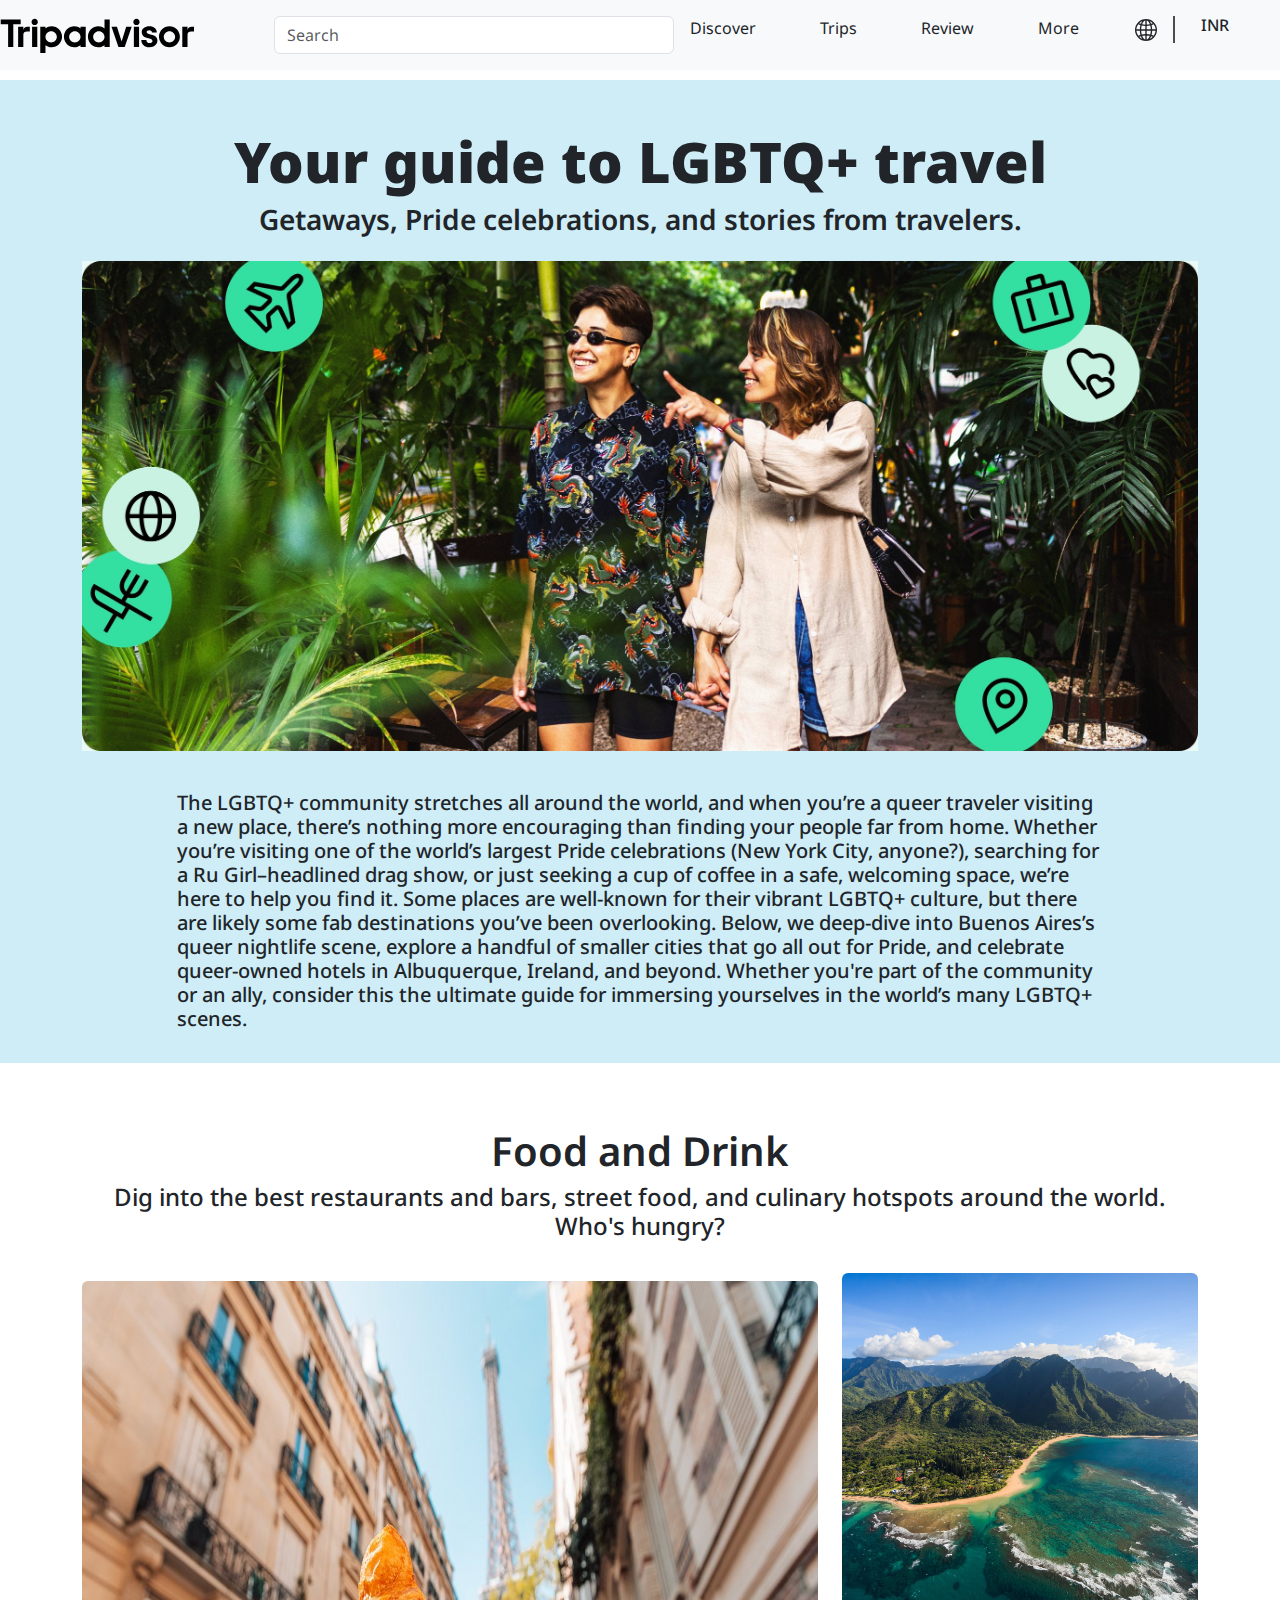
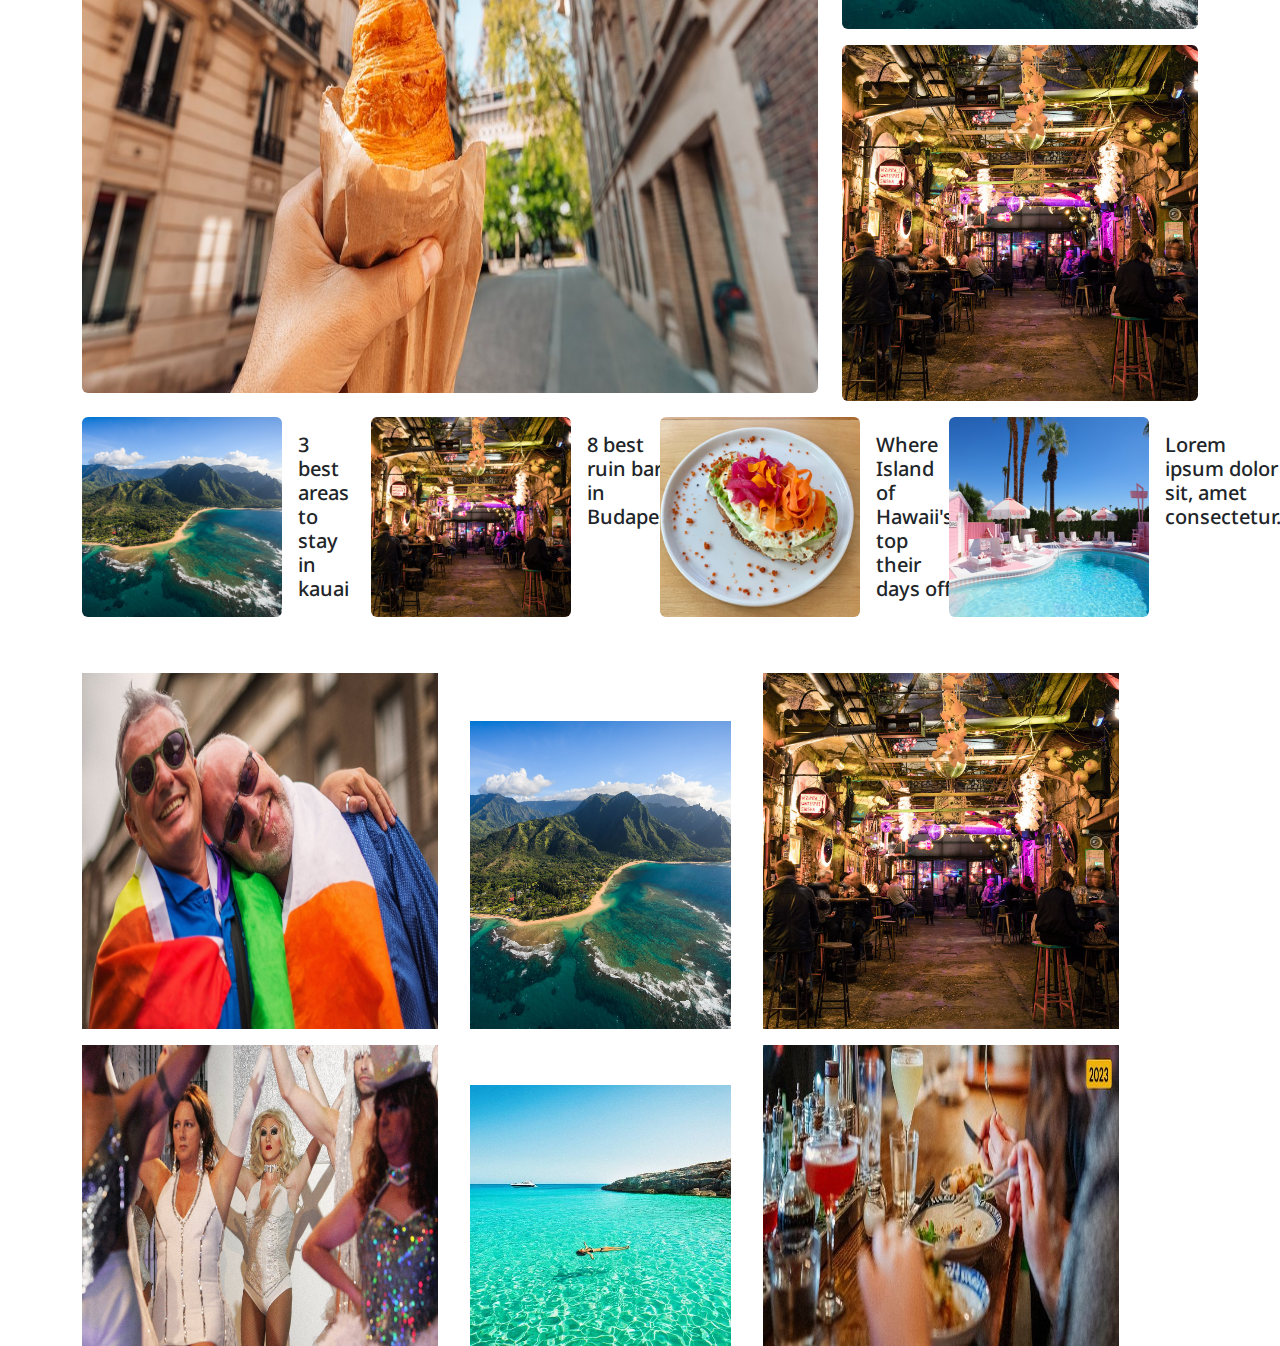
<file: travelstories.html>
<!doctype html>
<html lang="en">
  <head>
    <meta charset="utf-8">
    <meta name="viewport" content="width=device-width, initial-scale=1">
    <title>Travel Stories web page</title>
    <link href="https://cdn.jsdelivr.net/npm/bootstrap@5.3.3/dist/css/bootstrap.min.css" rel="stylesheet" integrity="sha384-QWTKZyjpPEjISv5WaRU9OFeRpok6YctnYmDr5pNlyT2bRjXh0JMhjY6hW+ALEwIH" crossorigin="anonymous">
    <link rel="stylesheet" href="style.css">
  </head>
  <body>
    <!-- USING NAVBAR START HERE -->
  <div class="container mb-5">
    <div class="row py-3">
        <div class="col">
            <nav class="navbar fixed-top navbar-expand-xl navbar-light bg-light justify-content-center">
                <!-- <a href="#" class="navbar-brand text-white">YAHOO BABA</a> -->
                <div class="logo" style="margin-left: 7%;">
                  <img src="/images/log-one.svg" alt="" width="250" height="auto">
                </div>
                <button class="navbar-toggler mx-5" data-toggle="collapse" data-target="#mynavbar">
                    <span class="navbar-toggler-icon"></span>

                </button>
                <div class="collapse navbar-collapse" id="mynavbar">
                    
                <ul class="navbar-nav distance-left ">
                    <form class="form-inline pt-1 mt-1" action="">
                        <input type="search" class="form-control mr-sm-2 input-area" placeholder="Search">
                    </form>
                    <li class="nav-item"><a href="discover.html" class="nav-link text-dark ms-5 ps-5">Discover</a></li>
                    <li class="nav-item"><a href="trips.html" class="nav-link text-dark ms-5">Trips</a></li>
                    <li class="nav-item"><a href="review.html" class="nav-link text-dark ms-5">Review</a></li>
                    <li class="nav-item"><a href="postphoto.html" class="nav-link text-dark ms-5">More</a></li>
                    <!-- <li class="nav-item"><a href="#" class="nav-link text-white">Blogs</a></li> -->
                    <div class="eart-icon my-2 mx-2 ms-5">
                      <i class="bi bi-globe2"></i>
                      <svg xmlns="http://www.w3.org/2000/svg" width="22" height="22" fill="currentColor" class="bi bi-globe2" viewBox="0 0 16 16">
                        <path d="M0 8a8 8 0 1 1 16 0A8 8 0 0 1 0 8m7.5-6.923c-.67.204-1.335.82-1.887 1.855q-.215.403-.395.872c.705.157 1.472.257 2.282.287zM4.249 3.539q.214-.577.481-1.078a7 7 0 0 1 .597-.933A7 7 0 0 0 3.051 3.05q.544.277 1.198.49zM3.509 7.5c.036-1.07.188-2.087.436-3.008a9 9 0 0 1-1.565-.667A6.96 6.96 0 0 0 1.018 7.5zm1.4-2.741a12.3 12.3 0 0 0-.4 2.741H7.5V5.091c-.91-.03-1.783-.145-2.591-.332M8.5 5.09V7.5h2.99a12.3 12.3 0 0 0-.399-2.741c-.808.187-1.681.301-2.591.332zM4.51 8.5c.035.987.176 1.914.399 2.741A13.6 13.6 0 0 1 7.5 10.91V8.5zm3.99 0v2.409c.91.03 1.783.145 2.591.332.223-.827.364-1.754.4-2.741zm-3.282 3.696q.18.469.395.872c.552 1.035 1.218 1.65 1.887 1.855V11.91c-.81.03-1.577.13-2.282.287zm.11 2.276a7 7 0 0 1-.598-.933 9 9 0 0 1-.481-1.079 8.4 8.4 0 0 0-1.198.49 7 7 0 0 0 2.276 1.522zm-1.383-2.964A13.4 13.4 0 0 1 3.508 8.5h-2.49a6.96 6.96 0 0 0 1.362 3.675c.47-.258.995-.482 1.565-.667m6.728 2.964a7 7 0 0 0 2.275-1.521 8.4 8.4 0 0 0-1.197-.49 9 9 0 0 1-.481 1.078 7 7 0 0 1-.597.933M8.5 11.909v3.014c.67-.204 1.335-.82 1.887-1.855q.216-.403.395-.872A12.6 12.6 0 0 0 8.5 11.91zm3.555-.401c.57.185 1.095.409 1.565.667A6.96 6.96 0 0 0 14.982 8.5h-2.49a13.4 13.4 0 0 1-.437 3.008M14.982 7.5a6.96 6.96 0 0 0-1.362-3.675c-.47.258-.995.482-1.565.667.248.92.4 1.938.437 3.008zM11.27 2.461q.266.502.482 1.078a8.4 8.4 0 0 0 1.196-.49 7 7 0 0 0-2.275-1.52c.218.283.418.597.597.932m-.488 1.343a8 8 0 0 0-.395-.872C9.835 1.897 9.17 1.282 8.5 1.077V4.09c.81-.03 1.577-.13 2.282-.287z"/>
                      </svg>
                    </div>
                    <div class="vertical-line my-2 mx-2"></div>
                    <h6 class="my-2 "><a href="#" class="text-decoration-none text-dark ms-2">INR</a></h6>
                    <button class="sign-button mx-5 ms-5 ">
                        <a href="#" class="text-decoration-none text-white">Sign in</a>
                    </button>
                </ul>
                

                </div>


            </nav>
        </div> 
    </div>
  </div>
   <!-- USING NAVBAR END HERE -->


   <!-- USING HEADER START HERE -->
 <header class="bck" style="background: rgb(206, 237, 247);" >
  <div class="container my-5">
    <div class="text-center mt-5 pt-5">
        <h1 class="top-head " style="font-size: 3.5rem; font-weight: 900;">
            Your guide to LGBTQ+ travel
        </h1>
        <p class="top-para h3" style="font-weight: 600;">
            Getaways, Pride celebrations, and stories from travelers.

        </p>
    </div>
    <div class="row">
        <div class="col-md-12 my-3 d-none d-lg-block">
            <img src="/images/caption (1).jpg" alt="" class="img-fluid">
        </div>
        
    </div>

    <div class="row">
      <div class="col-md-10 my-4 mx-auto ">
        <h5 class="h5-para text-start">
          The LGBTQ+ community stretches all around the world, and when you’re a queer traveler visiting a new place, there’s nothing more encouraging than finding your people far from home. Whether you’re visiting one of the world’s largest Pride celebrations (New York City, anyone?), searching for a Ru Girl–headlined drag show, or just seeking a cup of coffee in a safe, welcoming space, we’re here to help you find it.

Some places are well-known for their vibrant LGBTQ+ culture, but there are likely some fab destinations you’ve been overlooking. Below, we deep-dive into Buenos Aires’s queer nightlife scene, explore a handful of smaller cities that go all out for Pride, and celebrate queer-owned hotels in Albuquerque, Ireland, and beyond. Whether you're part of the community or an ally, consider this the ultimate guide for immersing yourselves in the world’s many LGBTQ+ scenes.
        </h5>
      </div>
    </div>
</div>
 </header>
   <!-- USING HEADER END HERE -->


   <!-- USING MAIN START HERE -->
    <main>
      <div class="container my-3">
        <div class="row">
          <div class="col-md">
            <div class="text-center my-3">
              <h1 class="h1-head" style="font-weight: 600;">
                Food and Drink
              </h1>
              <p class="head-para h4" style="font-weight: 500;">
                Dig into the best restaurants and bars, street food, and culinary hotspots around the world. Who's hungry?
              </p>
            </div>
          </div>
        </div>

        <div class="row">
          <div class="col-md-8 my-4">
            <img src="/images/caption.jpg" alt="" class="img-fluid rounded" style="width: 100%; height: 100%;">
          </div>
          <div class="col-md-4 ">
            <div class="d-block mt-3">
              <div class="top-imgi">
                <img src="/images/caption (14).jpg" alt="" class="img-fluid rounded">

              </div>

              <div class="top-imgi my-3">
                <img src="/images/caption (15).jpg" alt="" class="img-fluid rounded ">

              </div>
              
              
            </div>
          </div>
        </div>

        <div class="row gap-3">
          <div class="col-md">
            <div class="box">
              <div class="d-flex">
                <img src="/images/caption (14).jpg" alt="" class="img-fluid rounded" style="width: 200px; height: 200px;">
                <p class="h5 p-3">3 best areas to stay in kauai</p>

                
              </div>
            </div>
          </div>


          <div class="col-md">
            <div class="box">
              <div class="d-flex">
                <img src="/images/caption (15).jpg" alt="" class="img-fluid rounded" style="width: 200px; height: 200px;">
                <p class="h5 p-3">8 best ruin bars in Budapest</p>

                
              </div>
            </div>
          </div>


          <div class="col-md">
            <div class="box">
              <div class="d-flex">
                <img src="/images/yeah-from-the-outside.jpg" alt="" class="img-fluid rounded" style="width: 200px; height: 200px;">
                <p class="h5 p-3">Where Island of Hawaii's top their days off</p>

                
              </div>

              
            </div>
          </div>

          <div class="col-md">
            <div class="box">
              <div class="d-flex">
                <img src="/images/trixie-motel-pool.jpg" alt="" class="img-fluid rounded" style="width: 200px; height: 200px;">
                <p class="h5 p-3">Lorem ipsum dolor sit, amet consectetur.</p>

                
              </div>

              
            </div>
          </div>
        </div>



        </div>
      </div>
    </main>
   <!-- USING MAIN END HERE -->

   <!-- USING SECTION START HERE -->
    <section>
      <body>
        <div class="container mt-5">
          <div class="row gap-2">
            <div class="col-md-4">
              <img src="/images/caption (10).jpg" alt="" class="img-fluid h-100">
            </div>
            <div class="col-md-3 mt-5">
              <img src="/images/caption (14).jpg" alt="" class="img-fluid h-100">
            </div>
            <div class="col-md-4">
              <img src="/images/caption (15).jpg" alt="" class="img-fluid">
            </div>
            
          </div>
          <!-- second row -->
          <div class="row gap-2 gy-2 mt-2">
            <div class="col-md-4">
              <img src="/images/caption (11).jpg" alt="" class="img-fluid h-100">
            </div>
            <div class="col-md-3 mt-5">
              <img src="/images/caption (45).jpg" alt="" class="img-fluid h-100">
            </div>
            <div class="col-md-4 ">
              <img src="/images/caption (58).jpg" alt="" class="img-fluid h-100">
            </div>
          </div>
           <!-- third row -->
          <!-- <div class="row gap-2 gy-2 mt-2">
            <div class="col-md-4 bg-success">
              <img src="/images/caption (10).jpg" alt="" class="img-fluid h-100">
            </div>
            <div class="col-md-3 bg-success mt-5">
              <img src="/images/caption (10).jpg" alt="" class="img-fluid h-100">
            </div>
            <div class="col-md-4 bg-success">
              <img src="/images/caption (10).jpg" alt="" class="img-fluid h-100">
            </div>
          </div> -->
          
        </div>
      </body>
      
    </section>
   <!-- USING SECTION END HERE -->
    
   
   
   
   
   <!-- USING HEADER START HERE -->

  



   <!-- USING HEADER END HERE -->

   <!-- USING HEADER START HERE -->
   <!-- USING HEADER END HERE -->

   <!-- USING HEADER START HERE -->
   <!-- USING HEADER END HERE -->

   <!-- USING HEADER START HERE -->
   <!-- USING HEADER END HERE -->

   

    <script src="https://cdn.jsdelivr.net/npm/bootstrap@5.3.3/dist/js/bootstrap.bundle.min.js" integrity="sha384-YvpcrYf0tY3lHB60NNkmXc5s9fDVZLESaAA55NDzOxhy9GkcIdslK1eN7N6jIeHz" crossorigin="anonymous"></script>
  </body>
</html>
</file>
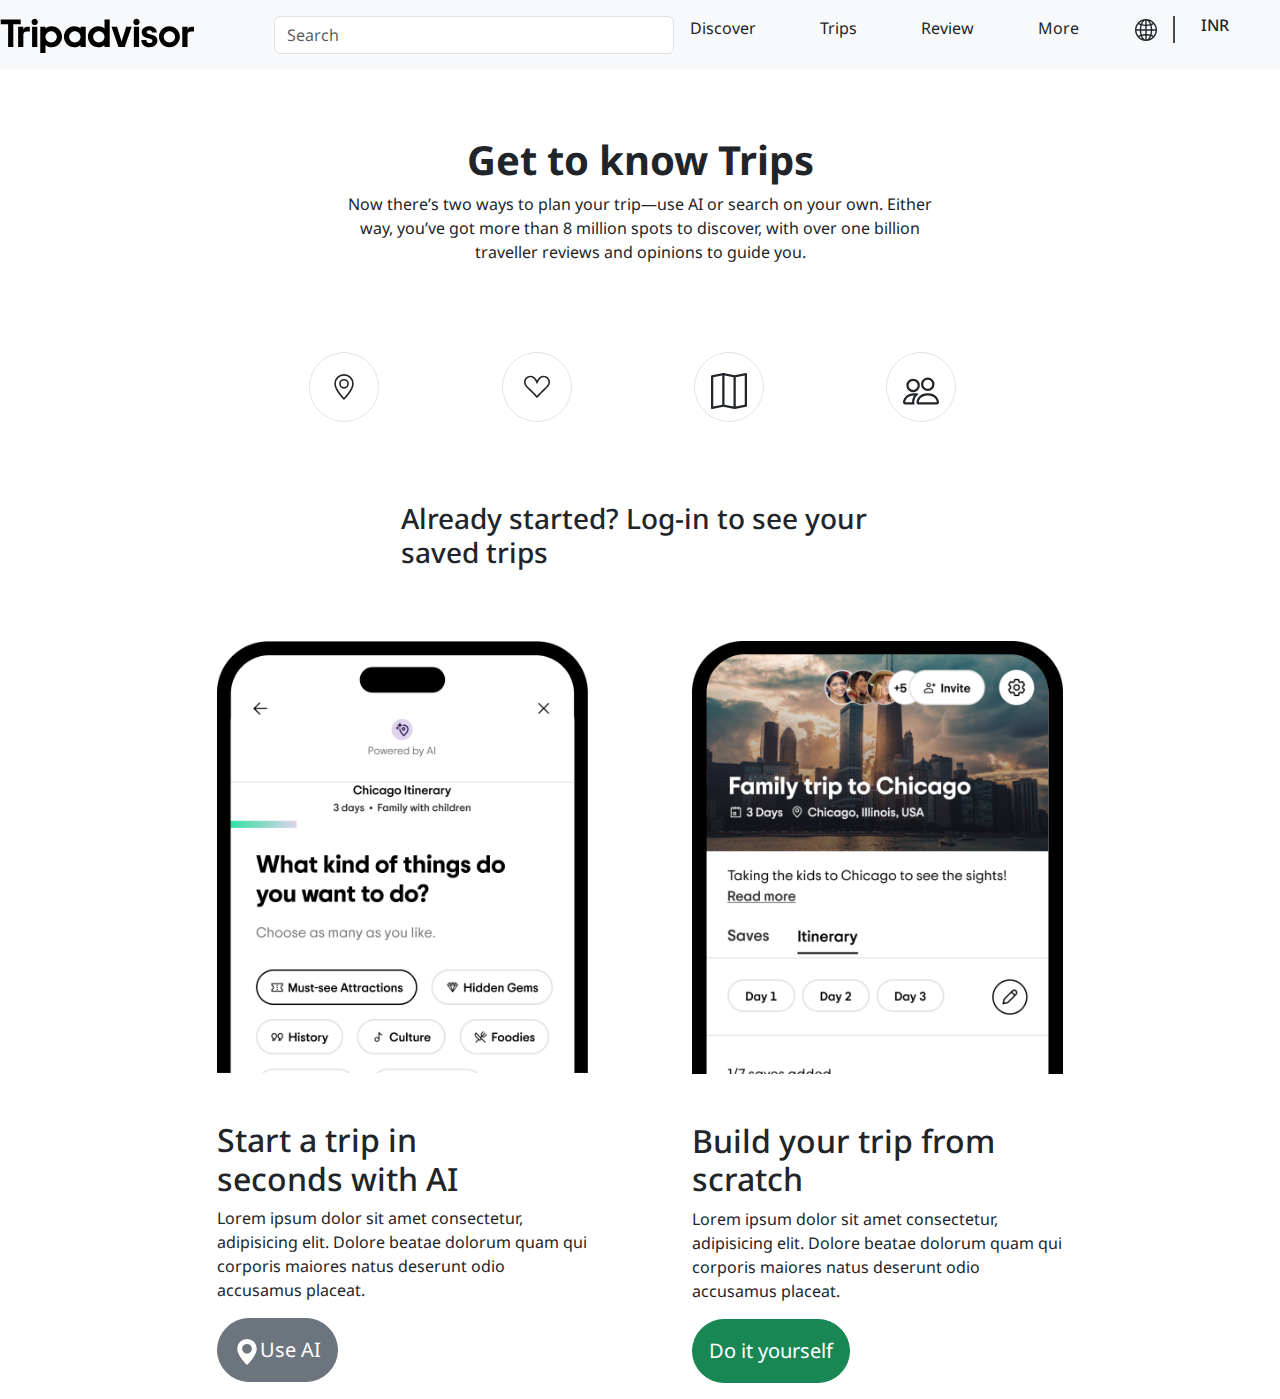
<file: trips.html>
<!doctype html>
<html lang="en">
  <head>
    <meta charset="utf-8">
    <meta name="viewport" content="width=device-width, initial-scale=1">
    <title>Trips Web Page</title>
    <link href="https://cdn.jsdelivr.net/npm/bootstrap@5.3.3/dist/css/bootstrap.min.css" rel="stylesheet" integrity="sha384-QWTKZyjpPEjISv5WaRU9OFeRpok6YctnYmDr5pNlyT2bRjXh0JMhjY6hW+ALEwIH" crossorigin="anonymous">
    <link rel="stylesheet" href="style.css">
  </head>
  <body>
     <!-- USING NAVBAR START HERE -->
  <div class="container mb-5">
    <div class="row py-3">
        <div class="col">
            <nav class="navbar fixed-top navbar-expand-xl navbar-light bg-light justify-content-center">
                <!-- <a href="#" class="navbar-brand text-white">YAHOO BABA</a> -->
                <div class="logo" style="margin-left: 7%;">
                  <img src="/images/log-one.svg" alt="" width="250" height="auto">
                </div>
                <button class="navbar-toggler mx-5" data-toggle="collapse" data-target="#mynavbar">
                    <span class="navbar-toggler-icon"></span>

                </button>
                <div class="collapse navbar-collapse" id="mynavbar">
                    
                <ul class="navbar-nav distance-left ">
                    <form class="form-inline pt-1 mt-1" action="">
                        <input type="search" class="form-control mr-sm-2 input-area" placeholder="Search">
                    </form>
                    <li class="nav-item"><a href="discover.html" class="nav-link text-dark ms-5 ps-5">Discover</a></li>
                    <li class="nav-item"><a href="trips.html" class="nav-link text-dark ms-5">Trips</a></li>
                    <li class="nav-item"><a href="review.html" class="nav-link text-dark ms-5">Review</a></li>
                    <li class="nav-item"><a href="addplace.html" class="nav-link text-dark ms-5">More</a></li>
                    <!-- <li class="nav-item"><a href="#" class="nav-link text-white">Blogs</a></li> -->
                    <div class="eart-icon my-2 mx-2 ms-5">
                      <i class="bi bi-globe2"></i>
                      <svg xmlns="http://www.w3.org/2000/svg" width="22" height="22" fill="currentColor" class="bi bi-globe2" viewBox="0 0 16 16">
                        <path d="M0 8a8 8 0 1 1 16 0A8 8 0 0 1 0 8m7.5-6.923c-.67.204-1.335.82-1.887 1.855q-.215.403-.395.872c.705.157 1.472.257 2.282.287zM4.249 3.539q.214-.577.481-1.078a7 7 0 0 1 .597-.933A7 7 0 0 0 3.051 3.05q.544.277 1.198.49zM3.509 7.5c.036-1.07.188-2.087.436-3.008a9 9 0 0 1-1.565-.667A6.96 6.96 0 0 0 1.018 7.5zm1.4-2.741a12.3 12.3 0 0 0-.4 2.741H7.5V5.091c-.91-.03-1.783-.145-2.591-.332M8.5 5.09V7.5h2.99a12.3 12.3 0 0 0-.399-2.741c-.808.187-1.681.301-2.591.332zM4.51 8.5c.035.987.176 1.914.399 2.741A13.6 13.6 0 0 1 7.5 10.91V8.5zm3.99 0v2.409c.91.03 1.783.145 2.591.332.223-.827.364-1.754.4-2.741zm-3.282 3.696q.18.469.395.872c.552 1.035 1.218 1.65 1.887 1.855V11.91c-.81.03-1.577.13-2.282.287zm.11 2.276a7 7 0 0 1-.598-.933 9 9 0 0 1-.481-1.079 8.4 8.4 0 0 0-1.198.49 7 7 0 0 0 2.276 1.522zm-1.383-2.964A13.4 13.4 0 0 1 3.508 8.5h-2.49a6.96 6.96 0 0 0 1.362 3.675c.47-.258.995-.482 1.565-.667m6.728 2.964a7 7 0 0 0 2.275-1.521 8.4 8.4 0 0 0-1.197-.49 9 9 0 0 1-.481 1.078 7 7 0 0 1-.597.933M8.5 11.909v3.014c.67-.204 1.335-.82 1.887-1.855q.216-.403.395-.872A12.6 12.6 0 0 0 8.5 11.91zm3.555-.401c.57.185 1.095.409 1.565.667A6.96 6.96 0 0 0 14.982 8.5h-2.49a13.4 13.4 0 0 1-.437 3.008M14.982 7.5a6.96 6.96 0 0 0-1.362-3.675c-.47.258-.995.482-1.565.667.248.92.4 1.938.437 3.008zM11.27 2.461q.266.502.482 1.078a8.4 8.4 0 0 0 1.196-.49 7 7 0 0 0-2.275-1.52c.218.283.418.597.597.932m-.488 1.343a8 8 0 0 0-.395-.872C9.835 1.897 9.17 1.282 8.5 1.077V4.09c.81-.03 1.577-.13 2.282-.287z"/>
                      </svg>
                    </div>
                    <div class="vertical-line my-2 mx-2"></div>
                    <h6 class="my-2 "><a href="#" class="text-decoration-none text-dark ms-2">INR</a></h6>
                    <button class="sign-button mx-5 ms-5 ">
                        <a href="#" class="text-decoration-none text-white">Sign in</a>
                    </button>
                </ul>
                

                </div>


            </nav>
        </div> 
    </div>
  </div>
   <!-- USING NAVBAR END HERE -->




<!-- USING HEADER START HERE -->
 <header>
    <div class="container-fluid">
        <div class="row">
            <div class="col-md-6 mx-auto bg-white mt-5">
                <div class="p-2 text-center">
                    <h1 class="h1-head" style="font-weight: 700;">Get to know Trips</h1>
                    <p class="para">Now there’s two ways to plan your trip—use AI or search on your own. Either way, you’ve got more than 8 million spots to discover, with over one billion traveller reviews and opinions to guide you.</p>
                </div>
            </div>
        </div>


        <div class="row">
            <div class="col-md-8 mx-auto my-3 bg-white d-none d-lg-block">
                <div class="row ms-5 ps-4">
                    <!-- first -->
                    <div class="col-md-3 bg-white">
                        <div class="text-center mt-5">
                            <div class="location-icon rounded-circle" style="width: 70px; height: 70px; border: 1px solid rgb(221, 230, 221); padding-top: 20px;">
                                <i class="bi bi-geo-alt "></i>
                                <svg xmlns="http://www.w3.org/2000/svg" width="26" height="26" fill="currentColor" class="bi bi-geo-alt" viewBox="0 0 16 16">
                                    <path d="M12.166 8.94c-.524 1.062-1.234 2.12-1.96 3.07A32 32 0 0 1 8 14.58a32 32 0 0 1-2.206-2.57c-.726-.95-1.436-2.008-1.96-3.07C3.304 7.867 3 6.862 3 6a5 5 0 0 1 10 0c0 .862-.305 1.867-.834 2.94M8 16s6-5.686 6-10A6 6 0 0 0 2 6c0 4.314 6 10 6 10"/>
                                    <path d="M8 8a2 2 0 1 1 0-4 2 2 0 0 1 0 4m0 1a3 3 0 1 0 0-6 3 3 0 0 0 0 6"/>
                                  </svg>
                            </div>
                        </div>
                    </div>

                    <!-- second -->
                    <div class="col-md-3 bg-white">
                        <div class="text-center mt-5">
                            <div class="wishlist-icon rounded-circle" style="width: 70px; height: 70px; border: 1px solid rgb(221, 230, 221); padding-top: 20px;">
                                <i class="bi bi-suit-heart"></i>
                                <svg xmlns="http://www.w3.org/2000/svg" width="26" height="26" fill="currentColor" class="bi bi-suit-heart" viewBox="0 0 16 16">
                                    <path d="m8 6.236-.894-1.789c-.222-.443-.607-1.08-1.152-1.595C5.418 2.345 4.776 2 4 2 2.324 2 1 3.326 1 4.92c0 1.211.554 2.066 1.868 3.37.337.334.721.695 1.146 1.093C5.122 10.423 6.5 11.717 8 13.447c1.5-1.73 2.878-3.024 3.986-4.064.425-.398.81-.76 1.146-1.093C14.446 6.986 15 6.131 15 4.92 15 3.326 13.676 2 12 2c-.777 0-1.418.345-1.954.852-.545.515-.93 1.152-1.152 1.595zm.392 8.292a.513.513 0 0 1-.784 0c-1.601-1.902-3.05-3.262-4.243-4.381C1.3 8.208 0 6.989 0 4.92 0 2.755 1.79 1 4 1c1.6 0 2.719 1.05 3.404 2.008.26.365.458.716.596.992a7.6 7.6 0 0 1 .596-.992C9.281 2.049 10.4 1 12 1c2.21 0 4 1.755 4 3.92 0 2.069-1.3 3.288-3.365 5.227-1.193 1.12-2.642 2.48-4.243 4.38z"/>
                                  </svg>
                            </div>
                        </div>
                    </div>

                    <!-- third -->
                    <div class="col-md-3 bg-white">
                        <div class="text-center mt-5">
                            <div class="map-icom rounded-circle" style="width: 70px; height: 70px; border: 1px solid rgb(221, 230, 221); padding-top: 20px;">
                                <i class="bi bi-map"></i>
                                <svg xmlns="http://www.w3.org/2000/svg" width="36" height="36" fill="currentColor" class="bi bi-map" viewBox="0 0 16 16">
                                    <path fill-rule="evenodd" d="M15.817.113A.5.5 0 0 1 16 .5v14a.5.5 0 0 1-.402.49l-5 1a.5.5 0 0 1-.196 0L5.5 15.01l-4.902.98A.5.5 0 0 1 0 15.5v-14a.5.5 0 0 1 .402-.49l5-1a.5.5 0 0 1 .196 0L10.5.99l4.902-.98a.5.5 0 0 1 .415.103M10 1.91l-4-.8v12.98l4 .8zm1 12.98 4-.8V1.11l-4 .8zm-6-.8V1.11l-4 .8v12.98z"/>
                                  </svg>
                            </div>
                        </div>
                    </div>

                    <!-- fourth -->
                    <div class="col-md-3 bg-white">
                        <div class="text-center mt-5">
                            <div class="people-icon rounded-circle" style="width: 70px; height: 70px; border: 1px solid rgb(221, 230, 221); padding-top: 20px;">
                                <i class="bi bi-people"></i>
                                <svg xmlns="http://www.w3.org/2000/svg" width="36" height="36" fill="currentColor" class="bi bi-people" viewBox="0 0 16 16">
                                    <path d="M15 14s1 0 1-1-1-4-5-4-5 3-5 4 1 1 1 1zm-7.978-1L7 12.996c.001-.264.167-1.03.76-1.72C8.312 10.629 9.282 10 11 10c1.717 0 2.687.63 3.24 1.276.593.69.758 1.457.76 1.72l-.008.002-.014.002zM11 7a2 2 0 1 0 0-4 2 2 0 0 0 0 4m3-2a3 3 0 1 1-6 0 3 3 0 0 1 6 0M6.936 9.28a6 6 0 0 0-1.23-.247A7 7 0 0 0 5 9c-4 0-5 3-5 4q0 1 1 1h4.216A2.24 2.24 0 0 1 5 13c0-1.01.377-2.042 1.09-2.904.243-.294.526-.569.846-.816M4.92 10A5.5 5.5 0 0 0 4 13H1c0-.26.164-1.03.76-1.724.545-.636 1.492-1.256 3.16-1.275ZM1.5 5.5a3 3 0 1 1 6 0 3 3 0 0 1-6 0m3-2a2 2 0 1 0 0 4 2 2 0 0 0 0-4"/>
                                  </svg>
                            </div>
                        </div>
                    </div>
                </div>
            </div>
           
        </div>

        <div class="row">
            <div class="col-md-5 bg-white mx-auto mt-5">
            <div class="p-3">
              <h3>  Already started? Log-in to see your saved trips</h3>
            </div>
            </div>
        </div>
    </div>
 </header>
<!-- USING HEADER END HERE -->


<!-- USING SECTION-1 START HERE -->
 <section>
    <div class="container">
        <div class="row gap-4">
            <div class="col-md-10 mx-auto bg-white">
                <div class="row mt-5">
                    <div class="col-md-5 bg-white mx-auto pb-3">
                        <div class="for-img">
                            <img src="/images/start-with-ai@3x.png" alt="" class="img-fluid">
        
                        </div>

                        <div class="row">
                            <div class="col-md mt-5">
                                <h2>Start a trip in <br> seconds with AI</h2>
                                <p>Lorem ipsum dolor sit amet consectetur, adipisicing elit. 
                                    Dolore beatae dolorum quam qui corporis maiores natus deserunt odio accusamus placeat.</p>

                                    <div class="button">
                                        <button class="btn btn-secondary btn-lg d-flex p-3 rounded-pill">
                                            <div class="locatio-img">
                                                <i class="bi bi-geo-alt-fill"></i>
                                                <svg xmlns="http://www.w3.org/2000/svg" width="26" height="26" fill="currentColor" class="bi bi-geo-alt-fill" viewBox="0 0 16 16">
                                                    <path d="M8 16s6-5.686 6-10A6 6 0 0 0 2 6c0 4.314 6 10 6 10m0-7a3 3 0 1 1 0-6 3 3 0 0 1 0 6"/>
                                                  </svg>
                                            </div> Use AI
                                        </button>
                                    </div>
                            </div>
                        </div>
                    </div>
        
        
                    <div class="col-md-5 bg-white mx-auto pb-3">
                        <div class="for-img">
                            <img src="/images/build-from-scratch@3x.png" alt="" class="img-fluid">
        
                        </div>

                        <div class="row">
                            <div class="col-md mt-5">
                                <h2>Build your trip from <br> scratch</h2>
                                <p>Lorem ipsum dolor sit amet consectetur, adipisicing elit. 
                                    Dolore beatae dolorum quam qui corporis maiores natus deserunt odio accusamus placeat.</p>

                                    <div class="button">
                                        <button class="btn btn-success btn-lg d-flex p-3 rounded-pill">
                                            Do it yourself
                                        </button>
                                    </div>
                            </div>
                    </div>
                    </div>
                </div>
            </div>
        </div>
        

    </div>
 </section>
<!-- USING SECTION-1 END HERE -->



<!-- USING SECTION-2 START HERE -->
 
<!-- USING SECTION-2 END HERE -->



    <script src="https://cdn.jsdelivr.net/npm/bootstrap@5.3.3/dist/js/bootstrap.bundle.min.js" integrity="sha384-YvpcrYf0tY3lHB60NNkmXc5s9fDVZLESaAA55NDzOxhy9GkcIdslK1eN7N6jIeHz" crossorigin="anonymous"></script>
  </body>
</html>
</file>
<file: style.css>
@import url('https://fonts.googleapis.com/css2?family=Noto+Sans:ital,wght@0,100..900;1,100..900&display=swap');
*{
    margin: 0;
    padding: 0;
    box-sizing: border-box;
    font-family: "Noto Sans", sans-serif;
    font-optical-sizing: auto;
    font-weight: weight;
    font-style: normal;
}

.contai-out-line{
    border: 5px solid rgb(13, 231, 60);
}

.row-out-line{
    border: 3px solid rgb(32, 32, 124);
}

.back-grnd{
    background-color: rgb(43, 186, 139);
}
.bg-1{
    background-color: white;
}

.bg-2{
    background-color: rgb(219, 101, 101);
}

.bg-3{
    background-color: rgb(216, 207, 27);
}

.bg-4{
    background-color: rgb(124, 76, 4);
}

.bg-5{
    background-color: rgb(205, 23, 193);
}
/* 
.form input{
    width: 350px;
    height: 45px;
    border-radius: 25px;
    margin-left: 15%;

} */

.vertical-line{
    height: 3vh;
    width: 0.5px;
    border: 1px solid rgb(78, 75, 75);
    /* margin-left: 1.5rem; */
}



/* USING NAV ADVANCE START HERE */
.input-area{
    width: 400px;
    margin-left: 20%;
}

.sign-button{
    width: 100px;
    height: 50px;
    border-radius: 25px;
    background: black;

}



/* USING NAV ADVANCE END HERE */


/* USING HEADER START HERE */
.bck-imgi{
    background-image: url("/images/hero_optimized_2\ \(1\).jpg");
    height: 70vh;
    width: 100%;
    background-repeat: no-repeat;
    background-size: cover;
}


.circle-symbole{
    width: 15px;
    height: 15px;
}
/* USING HEADER END HERE */


nav a {
    position: relative;
    text-decoration: none;
    color: black;
    padding: 10px;
    
}

nav a::after {
    content: '';
    position: absolute;
    width: 0;
    height: 2px;
    display: block;
    margin-top: 5px;
    right: 0;
    background: black;
    transition: width 0.3s ease;
    -webkit-transition: width 0.3s ease;
}

nav a:hover::after {
    width: 100%;
    left: 0;
    background: rgb(24, 124, 28);
}


/* USING SECTION-ONE */
.responsive-line {
    border: none;
    border-top: 2px solid black; /* Customize the thickness and color */
    margin: 20px auto; /* Center the line and add spacing */
    width: 80%; /* Default width */
}

@media (max-width: 1200px) {
    .responsive-line {
        width: 80%;
    }
}

@media (max-width: 992px) {
    .responsive-line {
        width: 80%;
    }
}

@media (max-width: 768px) {
    .responsive-line {
        width: 80%;
    }
}

@media (max-width: 576px) {
    .responsive-line {
        width: 80%;
    }
}


.img-thumbnail{
    width: 500px;
    height: 500px;
}

.for-btn{
    width: 200px;
    height: 50px;
    background: sandybrown;
    border-radius: 15px;
    border: 3px solid orangered;
}

.box-1{
    width: 270px;
    height: 50px;
    background: rgb(239, 239, 97);
    margin-top: 10px;
}

.box-2{
    width: 270px;
    height: 50px;
    background: rgb(235, 207, 67);
    margin-top: 10px;
}
 

.box-3{
    width: 270px;
    height: 50px;
    background: rgb(211, 140, 26);
    margin-top: 10px;
}


.box-4{
    width: 320px;
    height: 80px;
    background: rgb(183, 77, 25);
    margin-top: 10px;
}


.box-5{
    width: 270px;
    height: 50px;
    background: rgb(238, 238, 110);
    margin-top: 10px;
}


.box-6{
    width: 270px;
    height: 50px;
    background: rgb(104, 104, 15);
    margin-top: 10px;
}


.box-7{
    width: 270px;
    height: 50px;
    background: rgb(233, 233, 8);
    margin-top: 10px;
}


.sec-bck-imgi{
    background-image: url("/images/landscape_optimized.png");
    width: 100%;
    height: 150vh;
    background-size: cover;
    background-repeat: no-repeat;
}

/* USING SECTION-ONE END */


/* USING SECTION-TWO */
.box-frame-one{
    width: 350px;
    height: 120px;
    background: rgb(37, 75, 75);
}


.box-frame-two{
    width: 350px;
    height: 120px;
    background: rgb(181, 205, 24);
    float: end;
}


/* USING SECTION-TWO END */





/* USING SECTION-3 */
.grid {
    display: grid;
    gap: 10px;
    grid-template-columns: repeat(auto-fill, minmax(120px, 1fr));
    grid-template-rows: masonry;
  }

/* USING SECTION-3 END */


/* USING SECTION-4 END */



/* USING REVIEW START HERE */
/* .input-area{
    width: 80%;
    height: 50px;
    border: 1px solid blue;
    align-self: center;
} */

.search-icon{
    position: absolute;
    top: 21rem;
}
 
/* USING REVIEW END HERE */



.search-iconn{
    position: absolute;
    top: 15.5rem;
    left: 48rem;
}

.form-select-one{
    width: 170px;
    height: 35px;
}
</file>
